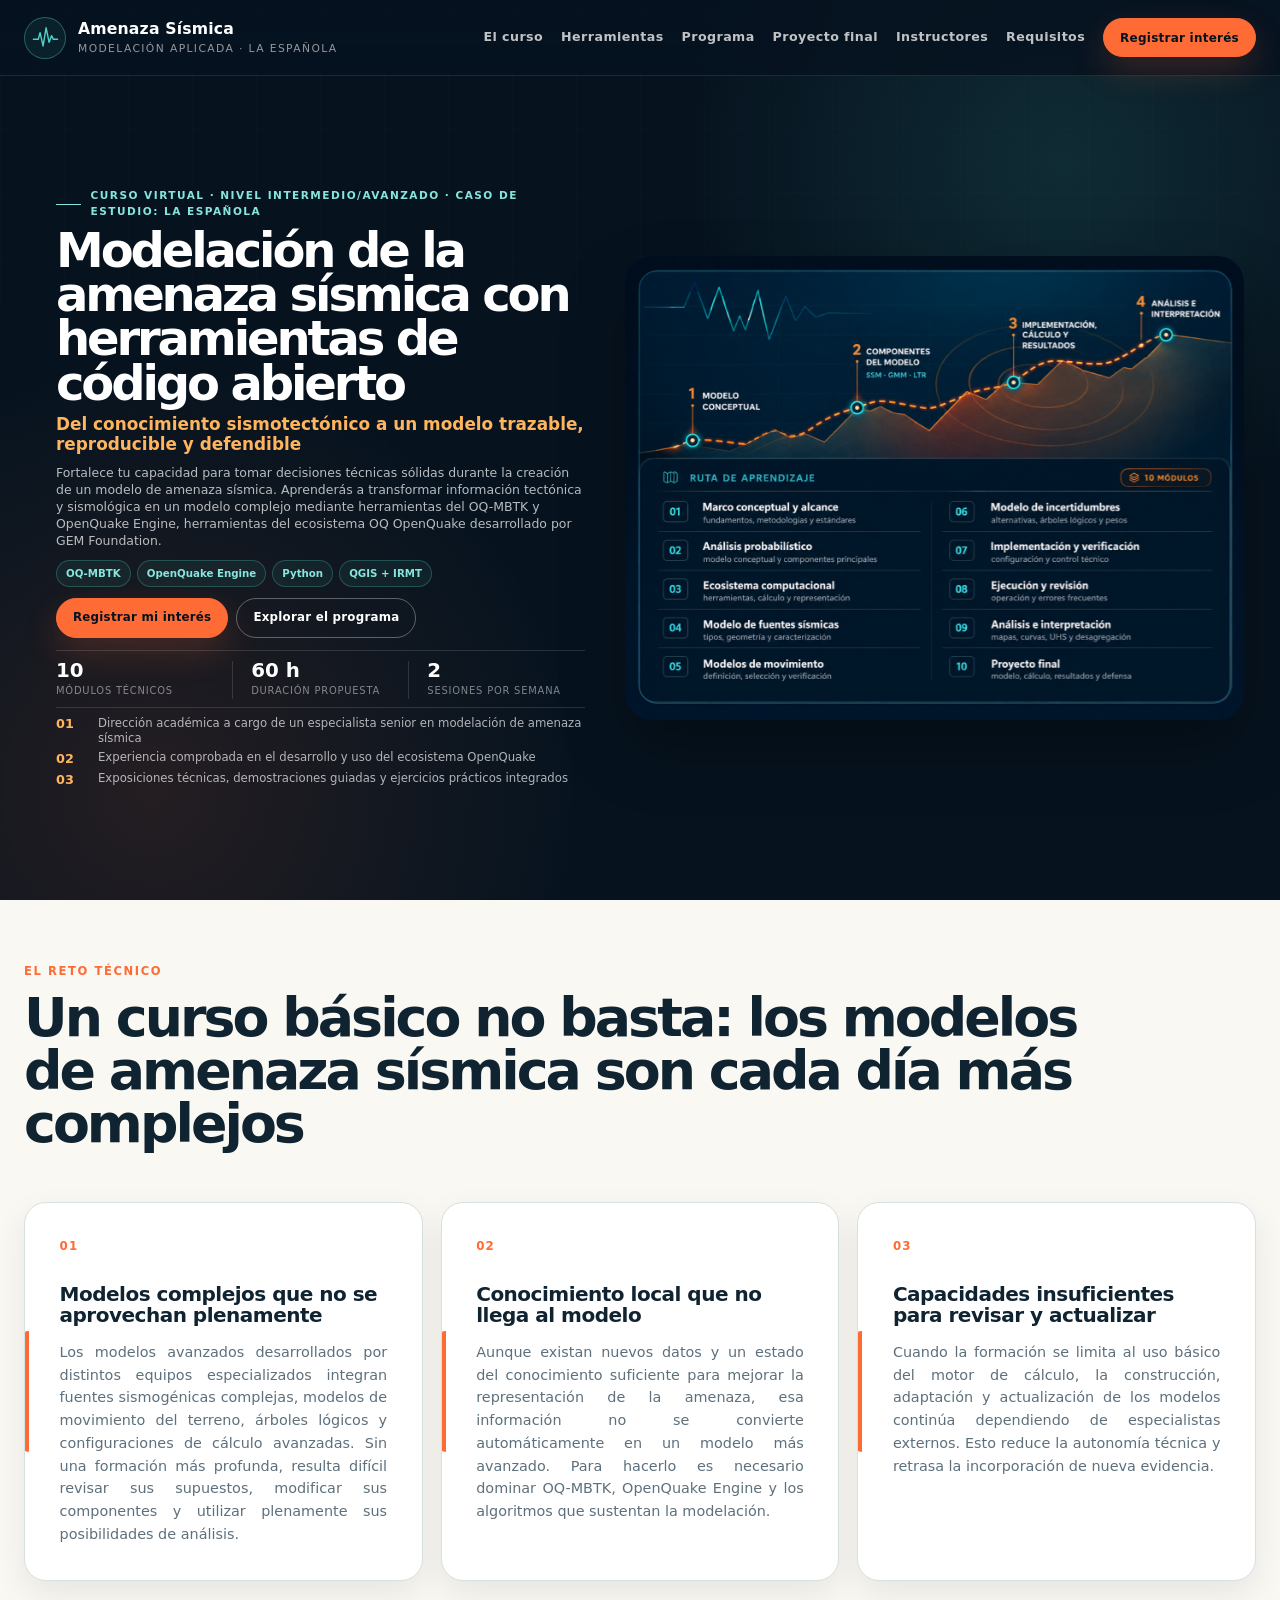
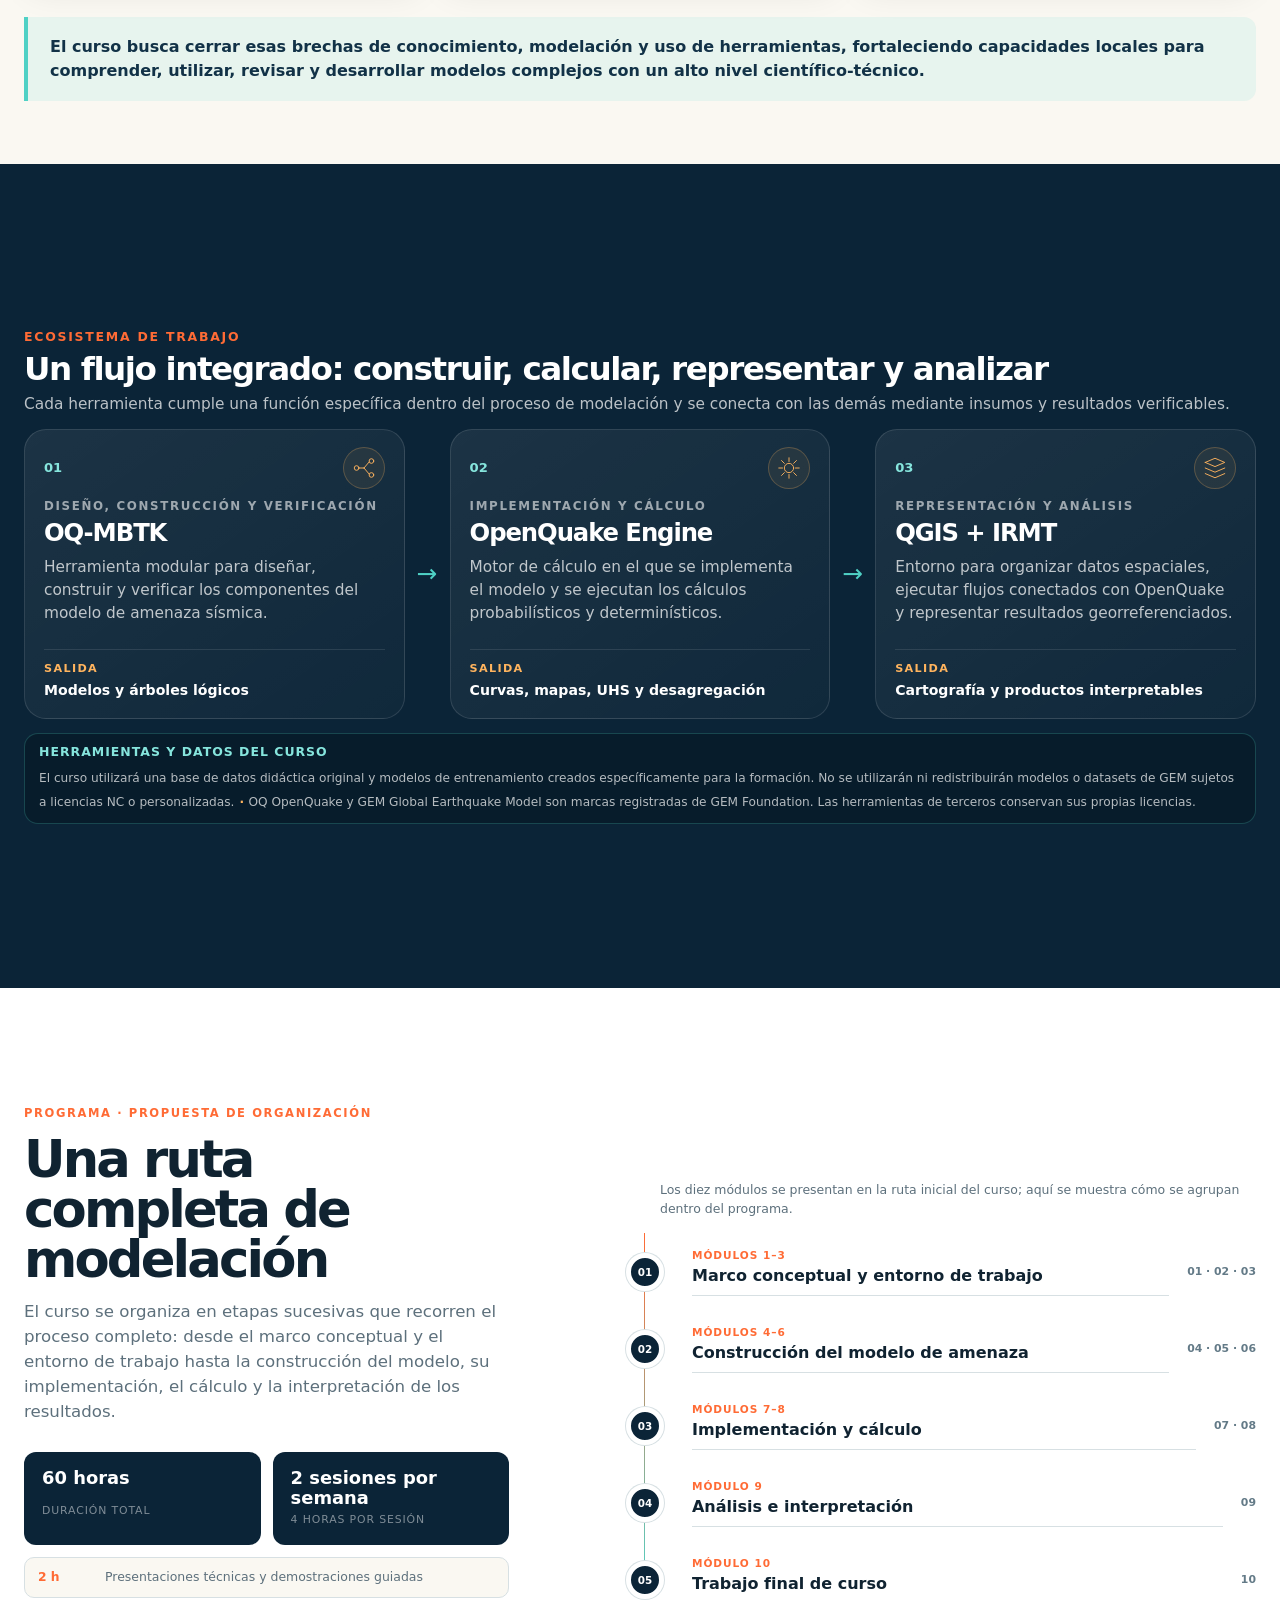
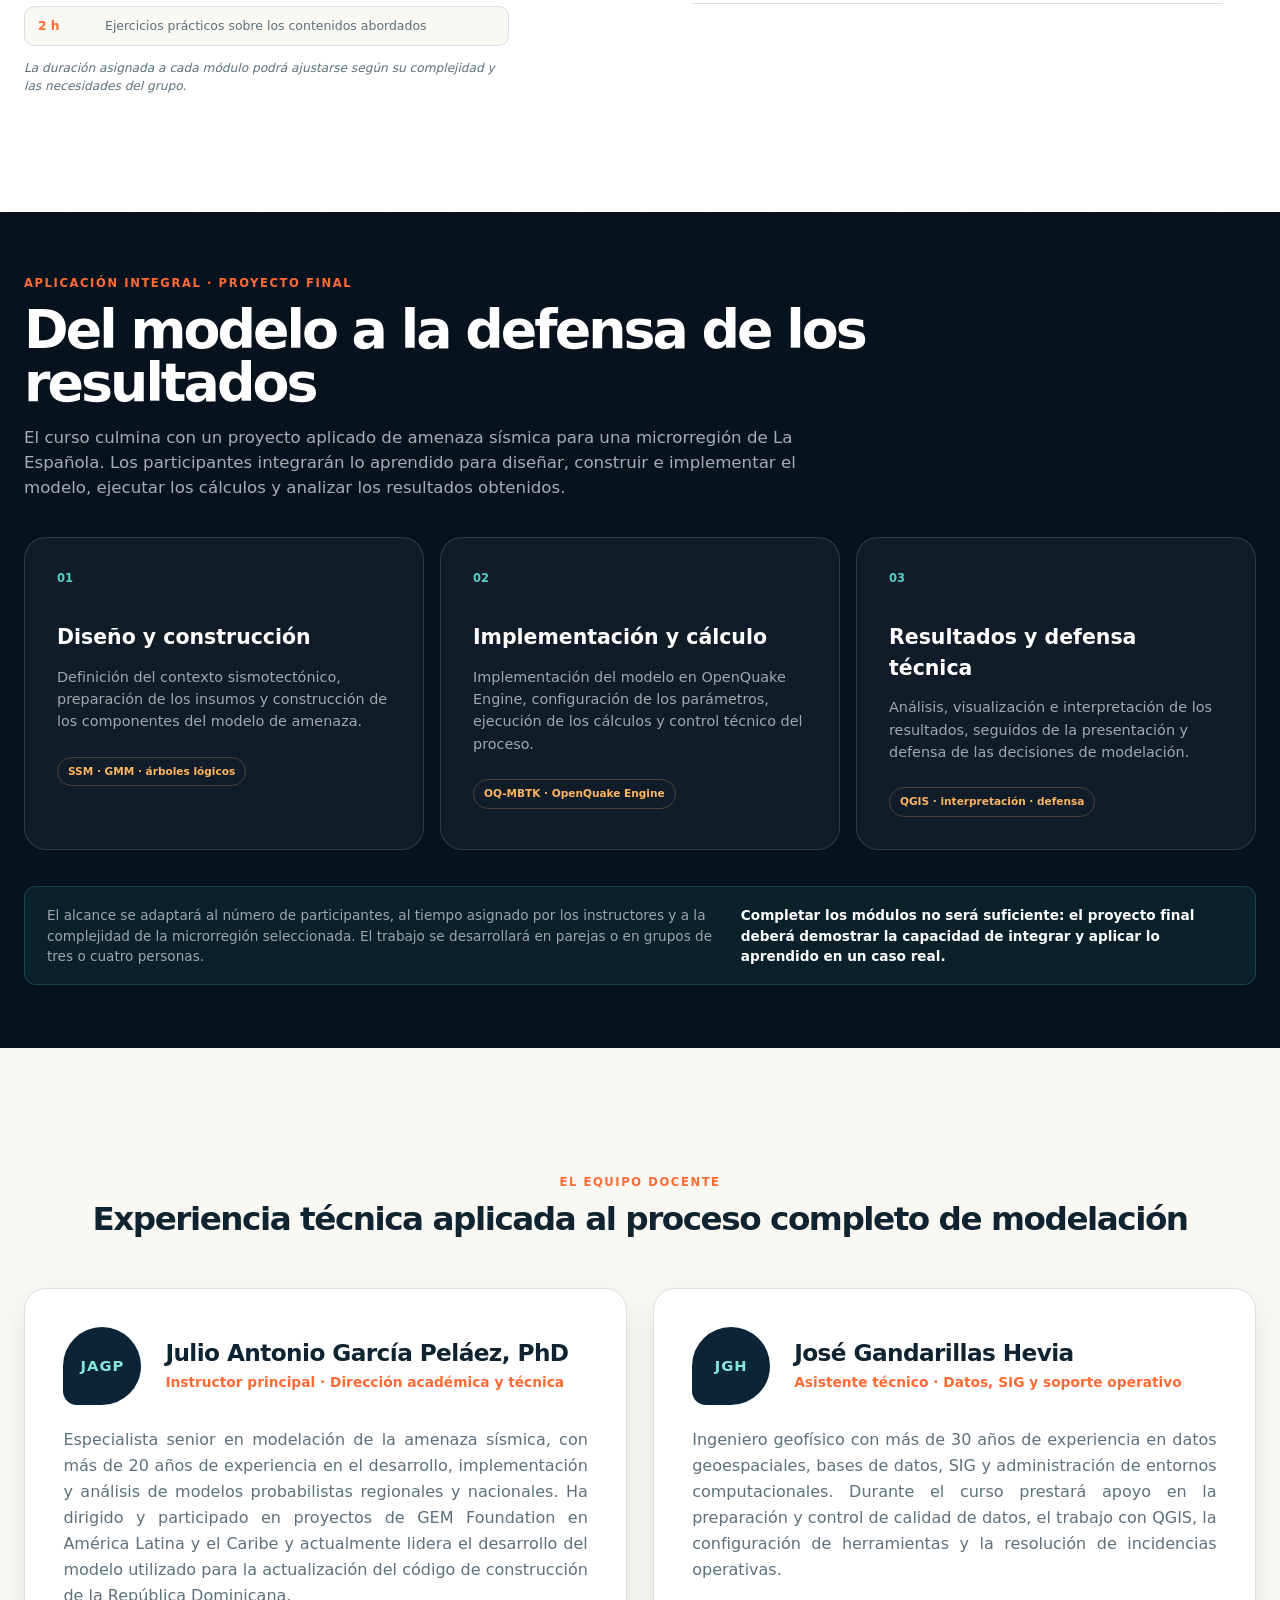
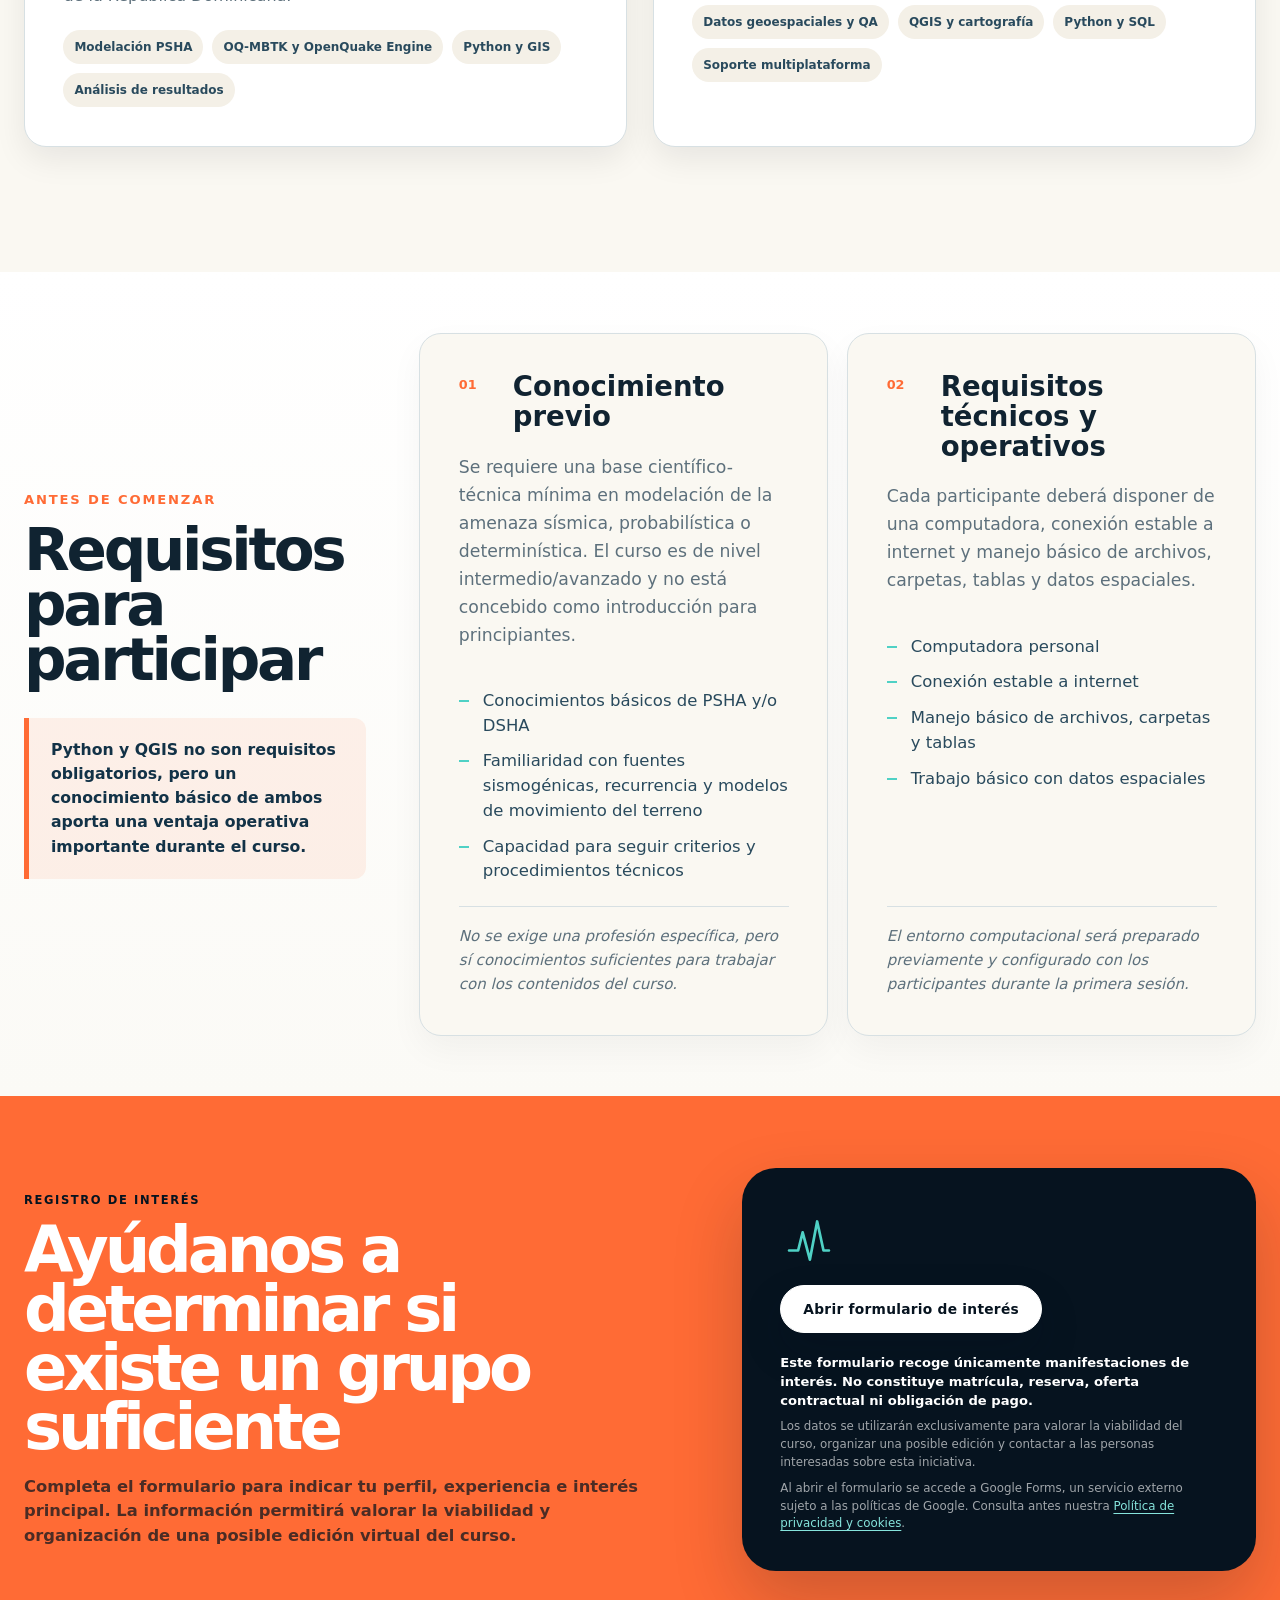
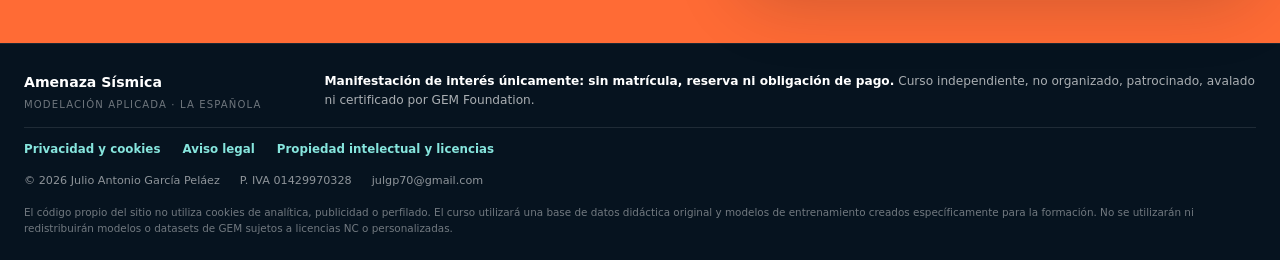
<file: index.html>
<!doctype html>
<html lang="es">
<head>
  <meta charset="utf-8">
  <meta name="viewport" content="width=device-width, initial-scale=1, viewport-fit=cover">
  <meta name="description" content="Curso intermedio/avanzado de modelación de la amenaza sísmica con herramientas abiertas y un caso de estudio aplicado a La Española.">
  <meta name="author" content="Julio Antonio García Peláez">
  <meta name="theme-color" content="#071A2B">
  <meta property="og:type" content="website">
  <meta property="og:locale" content="es_ES">
  <meta property="og:site_name" content="Amenaza Sísmica">
  <meta property="og:title" content="Curso intermedio/avanzado de modelación de la amenaza sísmica">
  <meta property="og:description" content="Formación aplicada para construir, implementar, calcular, analizar e interpretar modelos de amenaza sísmica. Caso de estudio: La Española.">
  <meta property="og:url" content="https://julgp70.github.io/curso-amenaza-sismica/">
  <meta property="og:image" content="https://julgp70.github.io/curso-amenaza-sismica/images/tarjeta-social-curso-20260717.png?v=2013">
  <meta property="og:image:secure_url" content="https://julgp70.github.io/curso-amenaza-sismica/images/tarjeta-social-curso-20260717.png?v=2013">
  <meta property="og:image:type" content="image/png">
  <meta property="og:image:width" content="1200">
  <meta property="og:image:height" content="630">
  <meta property="og:image:alt" content="Ruta de aprendizaje del curso de modelación de la amenaza sísmica: modelo conceptual, componentes SSM-GMM-LTR, implementación, cálculo, resultados, análisis e interpretación.">
  <meta name="twitter:card" content="summary_large_image">
  <meta name="twitter:title" content="Curso intermedio/avanzado de modelación de la amenaza sísmica">
  <meta name="twitter:description" content="Formación aplicada para construir, implementar, calcular, analizar e interpretar modelos de amenaza sísmica. Caso de estudio: La Española.">
  <meta name="twitter:image" content="https://julgp70.github.io/curso-amenaza-sismica/images/tarjeta-social-curso-20260717.png?v=2013">
  <meta name="twitter:image:alt" content="Ruta de aprendizaje del curso de modelación de la amenaza sísmica: modelo conceptual, componentes SSM-GMM-LTR, implementación, cálculo, resultados, análisis e interpretación.">
  <link rel="canonical" href="https://julgp70.github.io/curso-amenaza-sismica/">
  <link rel="icon" href="icons/favicon.svg" type="image/svg+xml">
  <title>Curso intermedio/avanzado de modelación de la amenaza sísmica</title>
  <link rel="stylesheet" href="css/styles.css?v=742fde1e8013">
  <script defer src="js/script.js?v=e01c09464c0c"></script>
</head>
<body data-site-version="24_PRIVACIDAD_IUBENDA_SERVICIOS_CONSENTIMIENTO" data-layout-version="25.5_AJUSTE_POSICION_PANELES">
<a class="skip-link" href="#contenido">Saltar al contenido</a>

<header class="site-header" data-header>
  <div class="container nav-wrap">
    <a class="brand" href="#inicio" aria-label="Ir al inicio">
      <span class="brand-mark" aria-hidden="true">
        <svg viewBox="0 0 48 48" focusable="false">
          <path d="M4 27h8l3-11 5 22 5-30 5 24 4-11 3 6h7"></path>
        </svg>
      </span>
      <span class="brand-copy">
        <strong>Amenaza Sísmica</strong>
        <small>Modelación aplicada · La Española</small>
      </span>
    </a>

    <button class="nav-toggle" type="button" aria-expanded="false" aria-controls="main-nav">
      <span></span><span></span><span></span><span class="sr-only">Abrir menú</span>
    </button>

    <nav id="main-nav" class="main-nav" aria-label="Navegación principal">
      <a href="#curso">El curso</a>
      <a href="#herramientas">Herramientas</a>
      <a href="#programa">Programa</a>
      <a href="#proyecto-final">Proyecto final</a>
      <a href="#instructor">Instructores</a>
      <a href="#requisitos">Requisitos</a>
      <a class="button button-small" href="#interes">Registrar interés</a>
    </nav>
  </div>
</header>

<div class="mobile-nav-backdrop" data-nav-backdrop aria-hidden="true"></div>

<main id="contenido">
  <section id="inicio" class="hero section section-anchor">
    <div class="hero-grid-overlay" aria-hidden="true"></div>
    <div class="container hero-layout">
      <div class="hero-copy reveal">
        <p class="eyebrow"><span></span>Curso virtual · Nivel intermedio/avanzado · Caso de estudio: La Española</p>
        <h1>Modelación de la amenaza sísmica con herramientas de código abierto</h1>
        <p class="hero-subtitle">Del conocimiento sismotectónico a un modelo trazable, reproducible y defendible</p>
        <p class="hero-intro">Fortalece tu capacidad para tomar decisiones técnicas sólidas durante la creación de un modelo de amenaza sísmica. Aprenderás a transformar información tectónica y sismológica en un modelo complejo mediante herramientas del OQ-MBTK y OpenQuake Engine, herramientas del ecosistema OQ OpenQuake desarrollado por GEM Foundation.</p>

        <div class="tool-strip" aria-label="Herramientas principales">
<span>OQ-MBTK</span><span>OpenQuake Engine</span><span>Python</span><span>QGIS + IRMT</span>        </div>

        <div class="button-row">
          <a class="button" href="#interes">Registrar mi interés</a>
          <a class="button button-ghost" href="#programa">Explorar el programa</a>
        </div>

        <div class="hero-stats" aria-label="Datos principales del curso">
          <div><strong>10</strong><span>módulos técnicos</span></div>
          <div><strong>60 h</strong><span>duración propuesta</span></div>
          <div><strong>2</strong><span>sesiones por semana</span></div>
        </div>

        <!-- === INICIO 25.3: CREDIBILIDAD INTERNA ESTABLE === -->
        <div
          class="hero-credibility hero-credibility--inside"
          aria-label="Aspectos destacados"
        >
          <div class="credibility-item reveal">
            <span aria-hidden="true">
              01
            </span>
            <p>Dirección académica a cargo de un especialista senior en modelación de amenaza sísmica</p>
          </div>
          <div class="credibility-item reveal">
            <span aria-hidden="true">
              02
            </span>
            <p>Experiencia comprobada en el desarrollo y uso del ecosistema OpenQuake</p>
          </div>
          <div class="credibility-item reveal">
            <span aria-hidden="true">
              03
            </span>
            <p>Exposiciones técnicas, demostraciones guiadas y ejercicios prácticos integrados</p>
          </div>
        </div>
      </div>

      <div class="hero-model reveal" aria-label="Ruta técnica del curso">
        <figure class="approved-learning-panel">
          <img
            src="images/ruta-aprendizaje-aprobada.png"
            width="1448"
            height="1086"
            alt="Ruta de aprendizaje del curso: modelo conceptual; componentes del modelo SSM, GMM y LTR; implementación, cálculo y resultados; análisis e interpretación. Debajo se presentan los diez módulos técnicos."
            loading="eager"
            decoding="async"
          >
          <figcaption class="sr-only">
            La ruta de aprendizaje recorre cuatro etapas y diez módulos técnicos, desde el modelo conceptual hasta el análisis e interpretación de resultados.
          </figcaption>
        </figure>

        <div class="hero-model-accessible sr-only">
          <h2>Ruta de aprendizaje</h2>
          <ol>
            <li>01. Modelo conceptual</li>
            <li>02. Componentes del modelo: SSM · GMM · LTR</li>
            <li>03. Implementación, cálculo y resultados</li>
            <li>04. Análisis e interpretación</li>
          </ol>
          <h2>Diez módulos técnicos</h2>
          <ol>
            <li>01. Marco conceptual y alcance: fundamentos, metodologías y estándares</li>
            <li>02. Análisis probabilístico: modelo conceptual y componentes principales</li>
            <li>03. Ecosistema computacional: herramientas, cálculo y representación</li>
            <li>04. Modelo de fuentes sísmicas: tipos, geometría y caracterización</li>
            <li>05. Modelos de movimiento: definición, selección y verificación</li>
            <li>06. Modelo de incertidumbres: alternativas, árboles lógicos y pesos</li>
            <li>07. Implementación y verificación: configuración y control técnico</li>
            <li>08. Ejecución y revisión: operación y errores frecuentes</li>
            <li>09. Análisis e interpretación: mapas, curvas, UHS y desagregación</li>
            <li>10. Proyecto final: modelo, cálculo, resultados y defensa</li>
          </ol>
        </div>
      </div>    </div>
</section>

  <section id="curso" class="section section-anchor challenge-section">
    <div class="container section-frame">
      <div class="section-heading section-heading--wide reveal">
        <p class="kicker">El reto técnico</p>
        <h2>Un curso básico no basta: los modelos de amenaza sísmica son cada día más complejos</h2>
      </div>

      <div class="challenge-grid">
        <article class="challenge-card reveal">
          <span class="card-number">01</span>
          <h3>Modelos complejos que no se aprovechan plenamente</h3>
          <p>Los modelos avanzados desarrollados por distintos equipos especializados integran fuentes sismogénicas complejas, modelos de movimiento del terreno, árboles lógicos y configuraciones de cálculo avanzadas. Sin una formación más profunda, resulta difícil revisar sus supuestos, modificar sus componentes y utilizar plenamente sus posibilidades de análisis.</p>
        </article>
        <article class="challenge-card reveal">
          <span class="card-number">02</span>
          <h3>Conocimiento local que no llega al modelo</h3>
          <p>Aunque existan nuevos datos y un estado del conocimiento suficiente para mejorar la representación de la amenaza, esa información no se convierte automáticamente en un modelo más avanzado. Para hacerlo es necesario dominar OQ-MBTK, OpenQuake Engine y los algoritmos que sustentan la modelación.</p>
        </article>
        <article class="challenge-card reveal">
          <span class="card-number">03</span>
          <h3>Capacidades insuficientes para revisar y actualizar</h3>
          <p>Cuando la formación se limita al uso básico del motor de cálculo, la construcción, adaptación y actualización de los modelos continúa dependiendo de especialistas externos. Esto reduce la autonomía técnica y retrasa la incorporación de nueva evidencia.</p>
        </article>
      </div>

      <p class="section-conclusion reveal">El curso busca cerrar esas brechas de conocimiento, modelación y uso de herramientas, fortaleciendo capacidades locales para comprender, utilizar, revisar y desarrollar modelos complejos con un alto nivel científico-técnico.</p>
    </div>
  </section>

  <section id="herramientas" class="section section-anchor tools-section">
    <div class="container section-frame">
      <div class="section-heading section-heading--light reveal">
        <p class="kicker">Ecosistema de trabajo</p>
        <h2>Un flujo integrado: construir, calcular, representar y analizar</h2>
        <p>Cada herramienta cumple una función específica dentro del proceso de modelación y se conecta con las demás mediante insumos y resultados verificables.</p>
      </div>

      <div class="tools-pipeline" aria-label="Flujo integrado de herramientas">
        <article class="tool-card tool-card--oq-mbtk reveal">
          <div class="tool-card-top">
            <span class="tool-step">01</span>
            <div class="tool-symbol" aria-hidden="true">
              <svg viewBox="0 0 56 56"><circle cx="12" cy="28" r="5"></circle><circle cx="44" cy="13" r="5"></circle><circle cx="44" cy="43" r="5"></circle><path d="M17 28h11m0 0 11-13m-11 13 11 13"></path></svg>
            </div>
          </div>
          <p class="mini-kicker">Diseño, construcción y verificación</p>
          <h3>OQ-MBTK</h3>
          <p>Herramienta modular para diseñar, construir y verificar los componentes del modelo de amenaza sísmica.</p>
          <div class="tool-output"><span>Salida</span><strong>Modelos y árboles lógicos</strong></div>
        </article>
<span class="pipeline-arrow" aria-hidden="true">→</span>        <article class="tool-card tool-card--oq-engine reveal">
          <div class="tool-card-top">
            <span class="tool-step">02</span>
            <div class="tool-symbol" aria-hidden="true">
              <svg viewBox="0 0 56 56"><circle cx="28" cy="28" r="10"></circle><path d="M28 6v8m0 28v8M6 28h8m28 0h8M12 12l6 6m20 20 6 6m0-32-6 6M18 38l-6 6"></path></svg>
            </div>
          </div>
          <p class="mini-kicker">Implementación y cálculo</p>
          <h3>OpenQuake Engine</h3>
          <p>Motor de cálculo en el que se implementa el modelo y se ejecutan los cálculos probabilísticos y determinísticos.</p>
          <div class="tool-output"><span>Salida</span><strong>Curvas, mapas, UHS y desagregación</strong></div>
        </article>
<span class="pipeline-arrow" aria-hidden="true">→</span>        <article class="tool-card tool-card--qgis-irmt reveal">
          <div class="tool-card-top">
            <span class="tool-step">03</span>
            <div class="tool-symbol" aria-hidden="true">
              <svg viewBox="0 0 56 56"><path d="m7 16 21-9 21 9-21 9-21-9Z"></path><path d="m7 28 21 9 21-9M7 40l21 9 21-9"></path></svg>
            </div>
          </div>
          <p class="mini-kicker">Representación y análisis</p>
          <h3>QGIS + IRMT</h3>
          <p>Entorno para organizar datos espaciales, ejecutar flujos conectados con OpenQuake y representar resultados georreferenciados.</p>
          <div class="tool-output"><span>Salida</span><strong>Cartografía y productos interpretables</strong></div>
        </article>
      </div>

      <aside class="license-disclosure reveal" aria-label="Información sobre herramientas y licencias">
        <strong>Herramientas y datos del curso</strong>
        <p>El curso utilizará una base de datos didáctica original y modelos de entrenamiento creados específicamente para la formación. No se utilizarán ni redistribuirán modelos o datasets de GEM sujetos a licencias NC o personalizadas.</p>
        <p>OQ OpenQuake y GEM Global Earthquake Model son marcas registradas de GEM Foundation. Las herramientas de terceros conservan sus propias licencias.</p>
      </aside>
    </div>
  </section>

  <section id="programa" class="section section-anchor program-section">
    <div class="container program-layout">
      <div class="program-overview reveal">
        <div class="section-heading">
          <p class="kicker">Programa · propuesta de organización</p>
          <h2>Una ruta completa de modelación</h2>
          <p>El curso se organiza en etapas sucesivas que recorren el proceso completo: desde el marco conceptual y el entorno de trabajo hasta la construcción del modelo, su implementación, el cálculo y la interpretación de los resultados.</p>
        </div>

        <div class="program-metrics">
          <div><strong>60 horas</strong><span>duración total</span></div>
          <div><strong>2 sesiones por semana</strong><span>4 horas por sesión</span></div>
        </div>

        <div class="session-format">
          <div><span>2 h</span><p>Presentaciones técnicas y demostraciones guiadas</p></div>
          <div><span>2 h</span><p>Ejercicios prácticos sobre los contenidos abordados</p></div>
        </div>
        <p class="program-note">La duración asignada a cada módulo podrá ajustarse según su complejidad y las necesidades del grupo.</p>
      </div>

      <div class="program-roadmap">
        <p class="program-reference">Los diez módulos se presentan en la ruta inicial del curso; aquí se muestra cómo se agrupan dentro del programa.</p>
        <div class="roadmap-line" aria-hidden="true"></div>
        <article class="roadmap-stage reveal">
          <span class="roadmap-node">01</span>
          <div class="roadmap-copy"><p>Módulos 1–3</p><h3>Marco conceptual y entorno de trabajo</h3></div>
          <span class="roadmap-range">01 · 02 · 03</span>
        </article>
        <article class="roadmap-stage reveal">
          <span class="roadmap-node">02</span>
          <div class="roadmap-copy"><p>Módulos 4–6</p><h3>Construcción del modelo de amenaza</h3></div>
          <span class="roadmap-range">04 · 05 · 06</span>
        </article>
        <article class="roadmap-stage reveal">
          <span class="roadmap-node">03</span>
          <div class="roadmap-copy"><p>Módulos 7–8</p><h3>Implementación y cálculo</h3></div>
          <span class="roadmap-range">07 · 08</span>
        </article>
        <article class="roadmap-stage reveal">
          <span class="roadmap-node">04</span>
          <div class="roadmap-copy"><p>Módulo 9</p><h3>Análisis e interpretación</h3></div>
          <span class="roadmap-range">09</span>
        </article>
        <article class="roadmap-stage reveal">
          <span class="roadmap-node">05</span>
          <div class="roadmap-copy"><p>Módulo 10</p><h3>Trabajo final de curso</h3></div>
          <span class="roadmap-range">10</span>
        </article>
      </div>
    </div>
  </section>

  <section id="proyecto-final" class="section section-anchor final-project-section">
    <div class="final-project-grid-bg" aria-hidden="true"></div>
    <div class="container section-frame">
      <div class="section-heading section-heading--light section-heading--wide reveal">
        <p class="kicker">Aplicación integral · Proyecto final</p>
        <h2>Del modelo a la defensa de los resultados</h2>
        <p>El curso culmina con un proyecto aplicado de amenaza sísmica para una microrregión de La Española. Los participantes integrarán lo aprendido para diseñar, construir e implementar el modelo, ejecutar los cálculos y analizar los resultados obtenidos.</p>
      </div>

      <div class="project-stage-grid">
        <article class="project-stage reveal">
          <span class="project-number">01</span>
          <h3>Diseño y construcción</h3>
          <p>Definición del contexto sismotectónico, preparación de los insumos y construcción de los componentes del modelo de amenaza.</p>
          <span class="project-tag">SSM · GMM · árboles lógicos</span>
        </article>
        <article class="project-stage reveal">
          <span class="project-number">02</span>
          <h3>Implementación y cálculo</h3>
          <p>Implementación del modelo en OpenQuake Engine, configuración de los parámetros, ejecución de los cálculos y control técnico del proceso.</p>
          <span class="project-tag">OQ-MBTK · OpenQuake Engine</span>
        </article>
        <article class="project-stage reveal">
          <span class="project-number">03</span>
          <h3>Resultados y defensa técnica</h3>
          <p>Análisis, visualización e interpretación de los resultados, seguidos de la presentación y defensa de las decisiones de modelación.</p>
          <span class="project-tag">QGIS · interpretación · defensa</span>
        </article>
      </div>

      <div class="project-footer reveal">
        <p>El alcance se adaptará al número de participantes, al tiempo asignado por los instructores y a la complejidad de la microrregión seleccionada. El trabajo se desarrollará en parejas o en grupos de tres o cuatro personas.</p>
        <strong>Completar los módulos no será suficiente: el proyecto final deberá demostrar la capacidad de integrar y aplicar lo aprendido en un caso real.</strong>
      </div>
    </div>
  </section>

  <section id="instructor" class="section section-anchor teachers-section">
    <div class="container section-frame">
      <div class="section-heading reveal">
        <p class="kicker">El equipo docente</p>
        <h2>Experiencia técnica aplicada al proceso completo de modelación</h2>
      </div>

      <div class="teacher-grid">
        <article class="teacher-card reveal">
          <div class="teacher-identity">
            <div class="teacher-avatar" aria-hidden="true"><span>JAGP</span></div>
            <div><h3>Julio Antonio García Peláez, PhD</h3><p class="teacher-role">Instructor principal · Dirección académica y técnica</p></div>
          </div>
          <p class="teacher-bio">Especialista senior en modelación de la amenaza sísmica, con más de 20 años de experiencia en el desarrollo, implementación y análisis de modelos probabilistas regionales y nacionales. Ha dirigido y participado en proyectos de GEM Foundation en América Latina y el Caribe y actualmente lidera el desarrollo del modelo utilizado para la actualización del código de construcción de la República Dominicana.</p>
          <div class="tag-list" aria-label="Áreas relevantes">
<span>Modelación PSHA</span><span>OQ-MBTK y OpenQuake Engine</span><span>Python y GIS</span><span>Análisis de resultados</span>          </div>
        </article>
        <article class="teacher-card reveal">
          <div class="teacher-identity">
            <div class="teacher-avatar" aria-hidden="true"><span>JGH</span></div>
            <div><h3>José Gandarillas Hevia</h3><p class="teacher-role">Asistente técnico · Datos, SIG y soporte operativo</p></div>
          </div>
          <p class="teacher-bio">Ingeniero geofísico con más de 30 años de experiencia en datos geoespaciales, bases de datos, SIG y administración de entornos computacionales. Durante el curso prestará apoyo en la preparación y control de calidad de datos, el trabajo con QGIS, la configuración de herramientas y la resolución de incidencias operativas.</p>
          <div class="tag-list" aria-label="Áreas relevantes">
<span>Datos geoespaciales y QA</span><span>QGIS y cartografía</span><span>Python y SQL</span><span>Soporte multiplataforma</span>          </div>
        </article>
      </div>
    </div>
  </section>

  <section id="requisitos" class="section section-anchor requirements-section">
    <div class="container requirements-layout">
      <div class="section-heading reveal">
        <p class="kicker">Antes de comenzar</p>
        <h2>Requisitos para participar</h2>
        <p class="requirements-advantage">Python y QGIS no son requisitos obligatorios, pero un conocimiento básico de ambos aporta una ventaja operativa importante durante el curso.</p>
      </div>

      <div class="requirements-grid">
        <article class="requirement-card reveal">
          <div class="requirement-heading"><span>01</span><h3>Conocimiento previo</h3></div>
          <p>Se requiere una base científico-técnica mínima en modelación de la amenaza sísmica, probabilística o determinística. El curso es de nivel intermedio/avanzado y no está concebido como introducción para principiantes.</p>
          <ul><li>Conocimientos básicos de PSHA y/o DSHA</li><li>Familiaridad con fuentes sismogénicas, recurrencia y modelos de movimiento del terreno</li><li>Capacidad para seguir criterios y procedimientos técnicos</li></ul>
          <p class="requirement-note">No se exige una profesión específica, pero sí conocimientos suficientes para trabajar con los contenidos del curso.</p>
        </article>
        <article class="requirement-card reveal">
          <div class="requirement-heading"><span>02</span><h3>Requisitos técnicos y operativos</h3></div>
          <p>Cada participante deberá disponer de una computadora, conexión estable a internet y manejo básico de archivos, carpetas, tablas y datos espaciales.</p>
          <ul><li>Computadora personal</li><li>Conexión estable a internet</li><li>Manejo básico de archivos, carpetas y tablas</li><li>Trabajo básico con datos espaciales</li></ul>
          <p class="requirement-note">El entorno computacional será preparado previamente y configurado con los participantes durante la primera sesión.</p>
        </article>
      </div>
    </div>
  </section>

  <section id="interes" class="section section-anchor interest-section">
    <div class="container interest-layout">
      <div class="interest-copy reveal">
        <p class="kicker">Registro de interés</p>
        <h2>Ayúdanos a determinar si existe un grupo suficiente</h2>
        <p>Completa el formulario para indicar tu perfil, experiencia e interés principal. La información permitirá valorar la viabilidad y organización de una posible edición virtual del curso.</p>
      </div>

      <div class="interest-action reveal">
        <div class="interest-symbol" aria-hidden="true">
          <svg viewBox="0 0 64 64"><path d="M10 48h10l5-20 8 30 8-42 7 32h6"></path></svg>
        </div>
        <a class="button button-light" href="https://forms.gle/pEpVdqaXQ6VpX9ZE9" target="_blank" rel="noopener noreferrer external" referrerpolicy="strict-origin-when-cross-origin" aria-describedby="interest-legal-notice">Abrir formulario de interés</a>
        <div id="interest-legal-notice" class="interest-legal-note">
          <strong>Este formulario recoge únicamente manifestaciones de interés. No constituye matrícula, reserva, oferta contractual ni obligación de pago.</strong>
          <p>Los datos se utilizarán exclusivamente para valorar la viabilidad del curso, organizar una posible edición y contactar a las personas interesadas sobre esta iniciativa.</p>
          <p>Al abrir el formulario se accede a Google Forms, un servicio externo sujeto a las políticas de Google. Consulta antes nuestra <a href="privacidad-y-cookies.html">Política de privacidad y cookies</a>.</p>
        </div>
      </div>
    </div>
  </section>
</main>

<footer class="site-footer">
  <div class="container legal-footer">
    <div class="legal-footer-main">
      <div class="footer-brand">
        <strong>Amenaza Sísmica</strong>
        <span>Modelación aplicada · La Española</span>
      </div>
      <p><strong>Manifestación de interés únicamente: sin matrícula, reserva ni obligación de pago.</strong> Curso independiente, no organizado, patrocinado, avalado ni certificado por GEM Foundation.</p>
    </div>
    <nav class="legal-links" aria-label="Información legal">
      <a href="privacidad-y-cookies.html">Privacidad y cookies</a>
      <a href="aviso-legal.html">Aviso legal</a>
      <a href="propiedad-intelectual-y-licencias.html">Propiedad intelectual y licencias</a>
    </nav>
    <div class="legal-footer-meta">
      <span>© 2026 Julio Antonio García Peláez</span>
      <span>P. IVA 01429970328</span>
      <a href="mailto:julgp70@gmail.com">julgp70@gmail.com</a>
    </div>
    <p class="legal-footer-small">El código propio del sitio no utiliza cookies de analítica, publicidad o perfilado. El curso utilizará una base de datos didáctica original y modelos de entrenamiento creados específicamente para la formación. No se utilizarán ni redistribuirán modelos o datasets de GEM sujetos a licencias NC o personalizadas.</p>
  </div>
</footer>
</body>
</html>
</file>
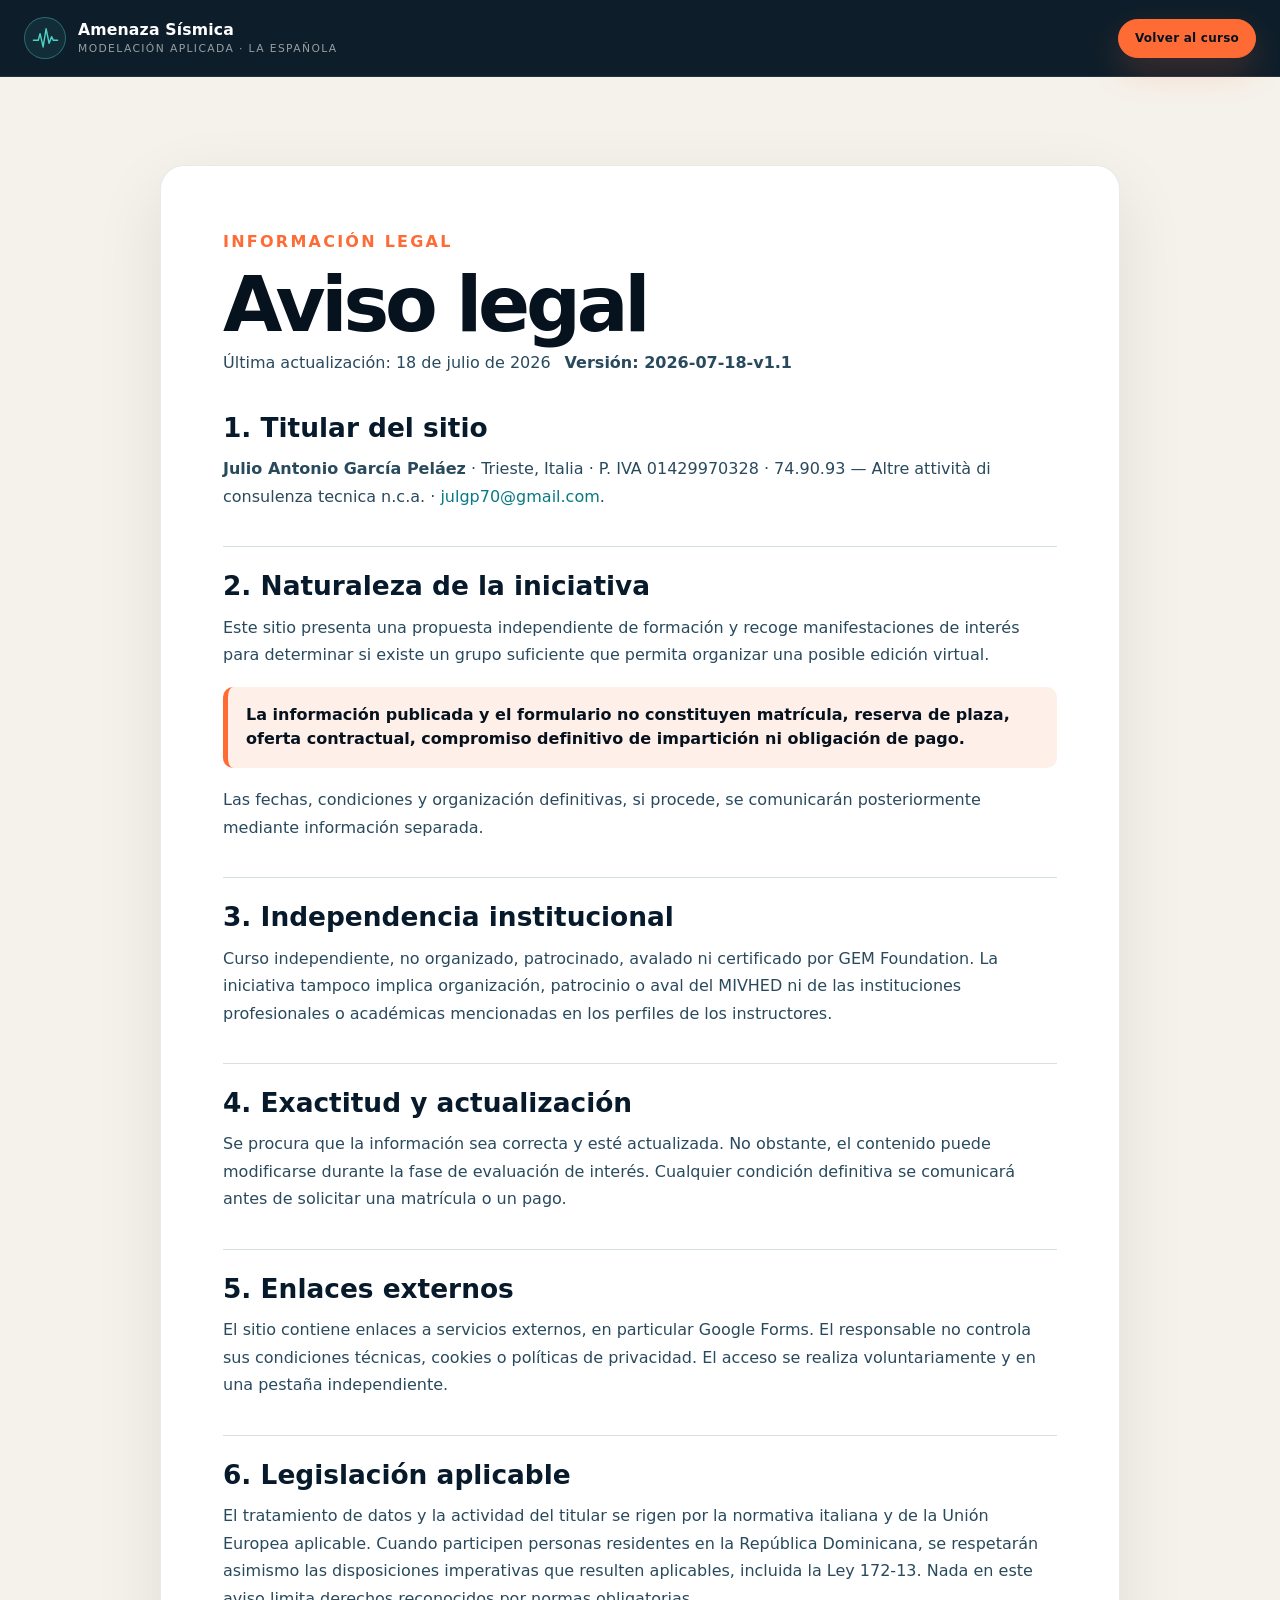
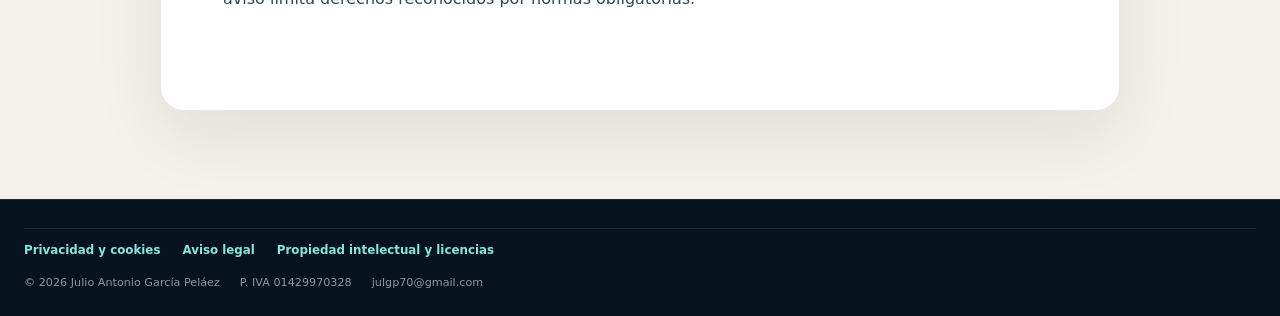
<file: aviso-legal.html>
<!doctype html>
<html lang="es">
<head>
  <meta charset="utf-8">
  <meta name="viewport" content="width=device-width, initial-scale=1, viewport-fit=cover">
  <meta name="description" content="Aviso legal de la propuesta independiente del curso.">
  <meta name="author" content="Julio Antonio García Peláez">
  <meta name="theme-color" content="#071A2B">
  <meta name="robots" content="noindex,follow">
  <link rel="canonical" href="https://julgp70.github.io/curso-amenaza-sismica/aviso-legal.html">
  <link rel="icon" href="icons/favicon.svg" type="image/svg+xml">
  <title>Aviso legal · Amenaza Sísmica</title>
  <link rel="stylesheet" href="css/styles.css?v=742fde1e8013">
</head>
<body class="legal-page" data-site-version="24_PRIVACIDAD_IUBENDA_SERVICIOS_CONSENTIMIENTO">
<a class="skip-link" href="#contenido">Saltar al contenido</a>
<header class="legal-page-header">
  <div class="container legal-page-nav">
    <a class="brand" href="index.html#inicio" aria-label="Volver al sitio del curso">
      <span class="brand-mark" aria-hidden="true"><svg viewBox="0 0 48 48" focusable="false"><path d="M4 27h8l3-11 5 22 5-30 5 24 4-11 3 6h7"></path></svg></span>
      <span class="brand-copy"><strong>Amenaza Sísmica</strong><small>Modelación aplicada · La Española</small></span>
    </a>
    <a class="button button-small" href="index.html#interes">Volver al curso</a>
  </div>
</header>
<main id="contenido" class="legal-main">
  <article class="container legal-document">
    <p class="kicker">Información legal</p>
    <h1>Aviso legal</h1>
    <p class="legal-updated"><span>Última actualización: 18 de julio de 2026</span><span class="legal-version">Versión: 2026-07-18-v1.1</span></p>
<section>
  <h2>1. Titular del sitio</h2>
  <p><strong>Julio Antonio García Peláez</strong> · Trieste, Italia · P. IVA 01429970328 · 74.90.93 — Altre attività di consulenza tecnica n.c.a. · <a href="mailto:julgp70@gmail.com">julgp70@gmail.com</a>.</p>
</section>
<section>
  <h2>2. Naturaleza de la iniciativa</h2>
  <p>Este sitio presenta una propuesta independiente de formación y recoge manifestaciones de interés para determinar si existe un grupo suficiente que permita organizar una posible edición virtual.</p>
  <div class="legal-callout"><strong>La información publicada y el formulario no constituyen matrícula, reserva de plaza, oferta contractual, compromiso definitivo de impartición ni obligación de pago.</strong></div>
  <p>Las fechas, condiciones y organización definitivas, si procede, se comunicarán posteriormente mediante información separada.</p>
</section>
<section>
  <h2>3. Independencia institucional</h2>
  <p>Curso independiente, no organizado, patrocinado, avalado ni certificado por GEM Foundation. La iniciativa tampoco implica organización, patrocinio o aval del MIVHED ni de las instituciones profesionales o académicas mencionadas en los perfiles de los instructores.</p>
</section>
<section>
  <h2>4. Exactitud y actualización</h2>
  <p>Se procura que la información sea correcta y esté actualizada. No obstante, el contenido puede modificarse durante la fase de evaluación de interés. Cualquier condición definitiva se comunicará antes de solicitar una matrícula o un pago.</p>
</section>
<section>
  <h2>5. Enlaces externos</h2>
  <p>El sitio contiene enlaces a servicios externos, en particular Google Forms. El responsable no controla sus condiciones técnicas, cookies o políticas de privacidad. El acceso se realiza voluntariamente y en una pestaña independiente.</p>
</section>
<section>
  <h2>6. Legislación aplicable</h2>
  <p>El tratamiento de datos y la actividad del titular se rigen por la normativa italiana y de la Unión Europea aplicable. Cuando participen personas residentes en la República Dominicana, se respetarán asimismo las disposiciones imperativas que resulten aplicables, incluida la Ley 172-13. Nada en este aviso limita derechos reconocidos por normas obligatorias.</p>
</section>
  </article>
</main>
<footer class="site-footer">
  <div class="container legal-footer">
    <nav class="legal-links" aria-label="Información legal">
      <a href="privacidad-y-cookies.html">Privacidad y cookies</a>
      <a href="aviso-legal.html">Aviso legal</a>
      <a href="propiedad-intelectual-y-licencias.html">Propiedad intelectual y licencias</a>
    </nav>
    <div class="legal-footer-meta"><span>© 2026 Julio Antonio García Peláez</span><span>P. IVA 01429970328</span><a href="mailto:julgp70@gmail.com">julgp70@gmail.com</a></div>
  </div>
</footer>
</body>
</html>
</file>
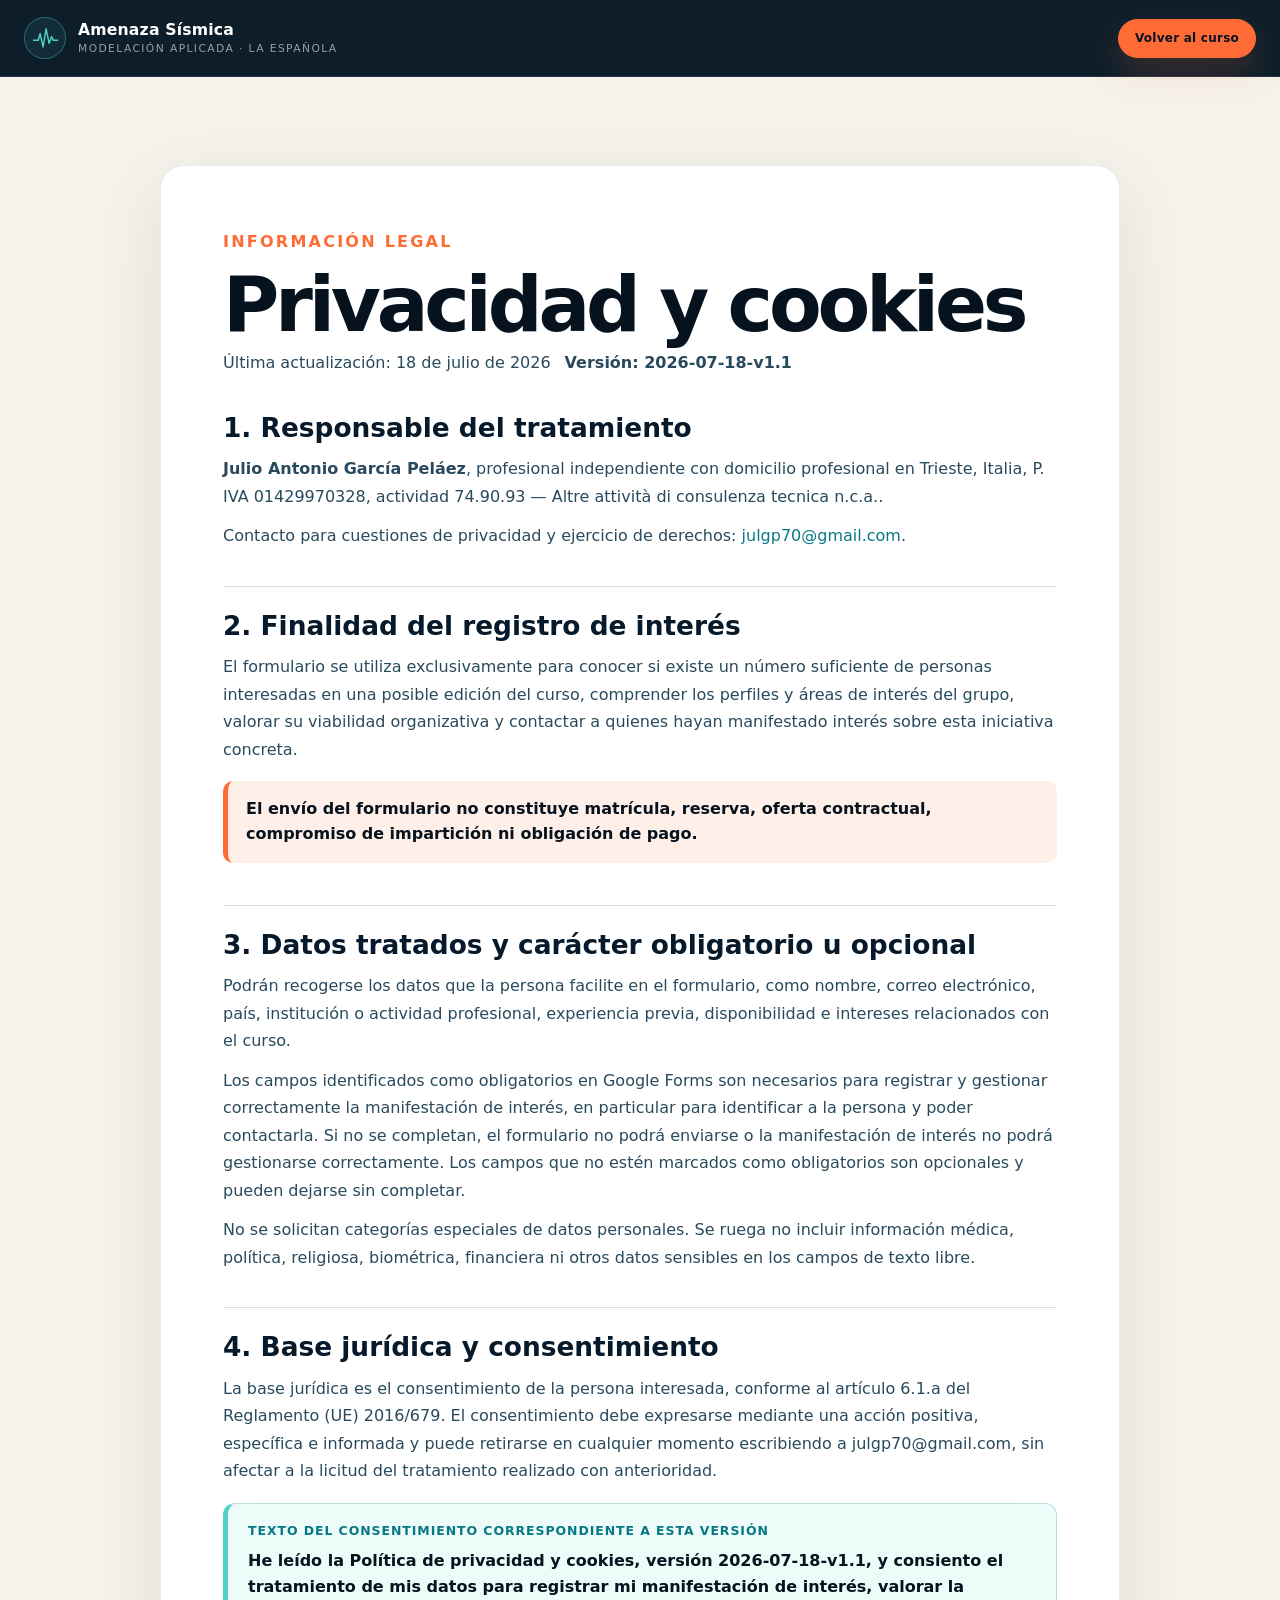
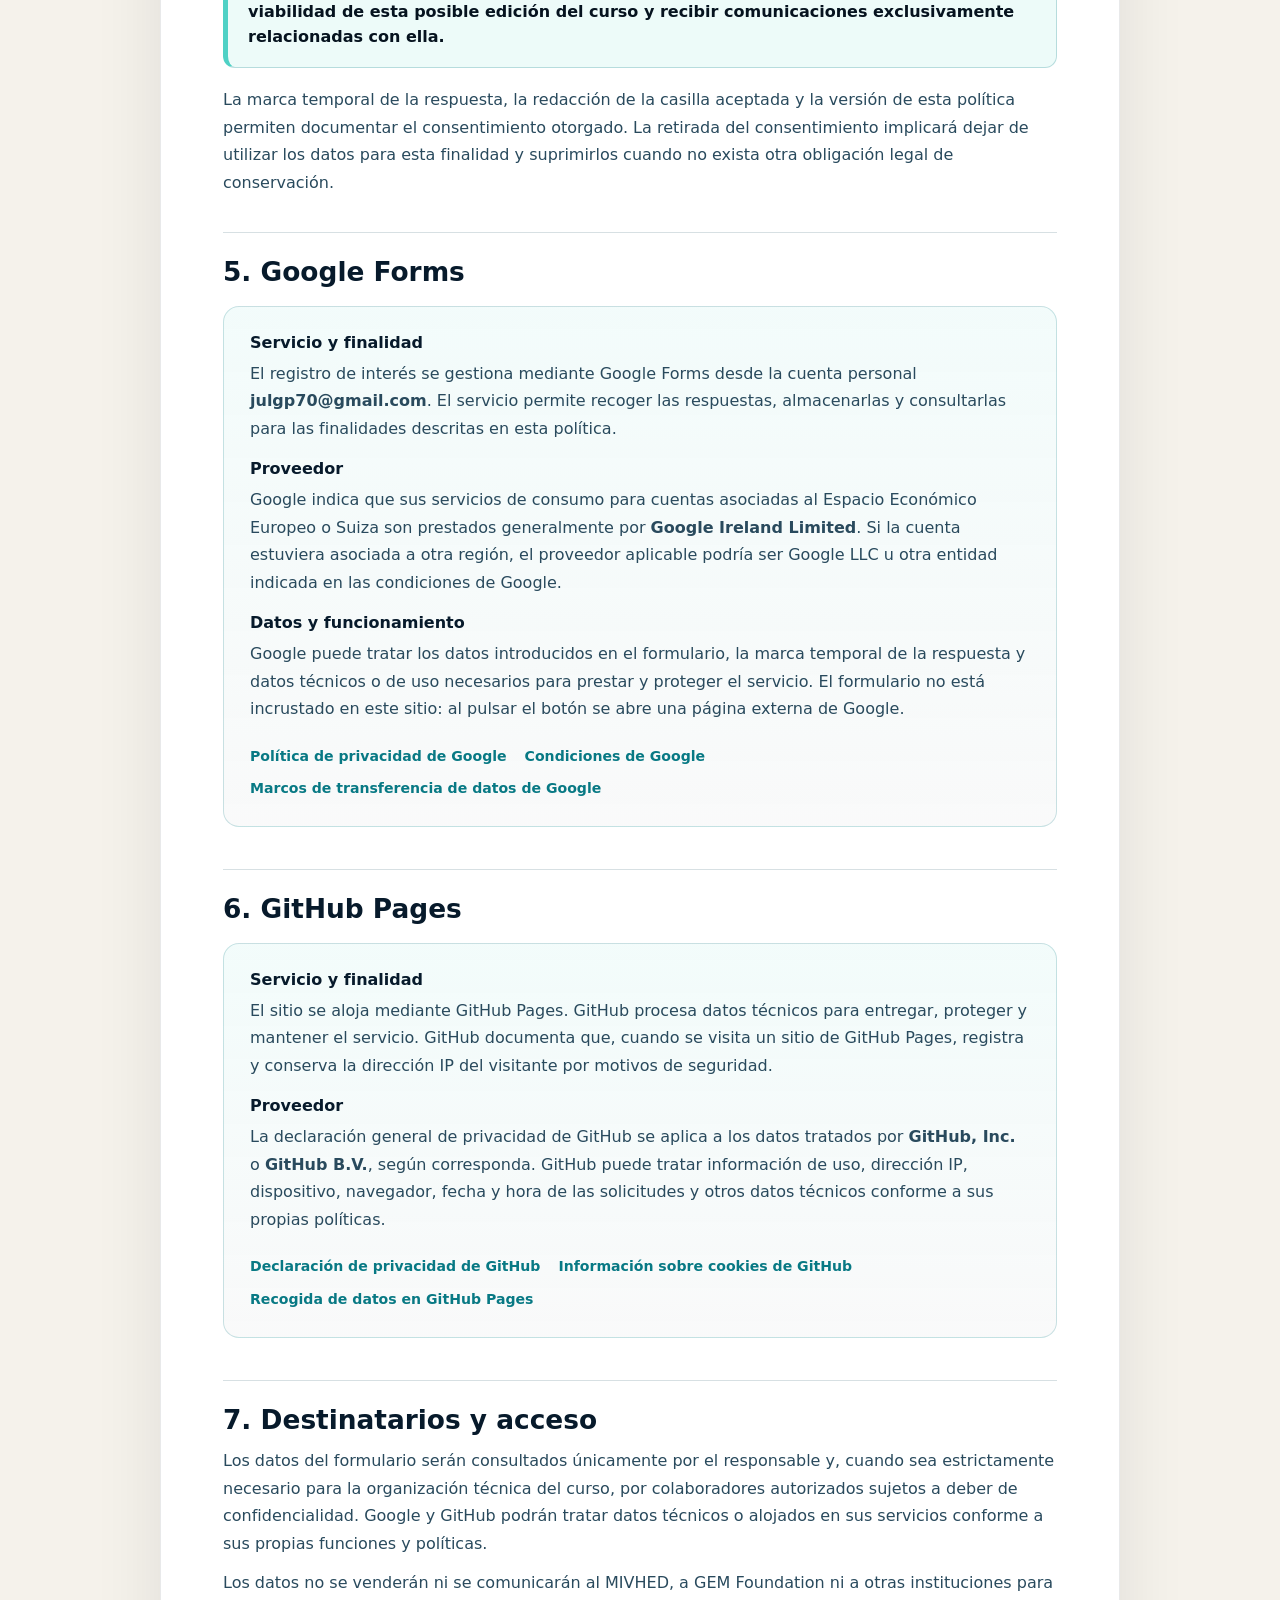
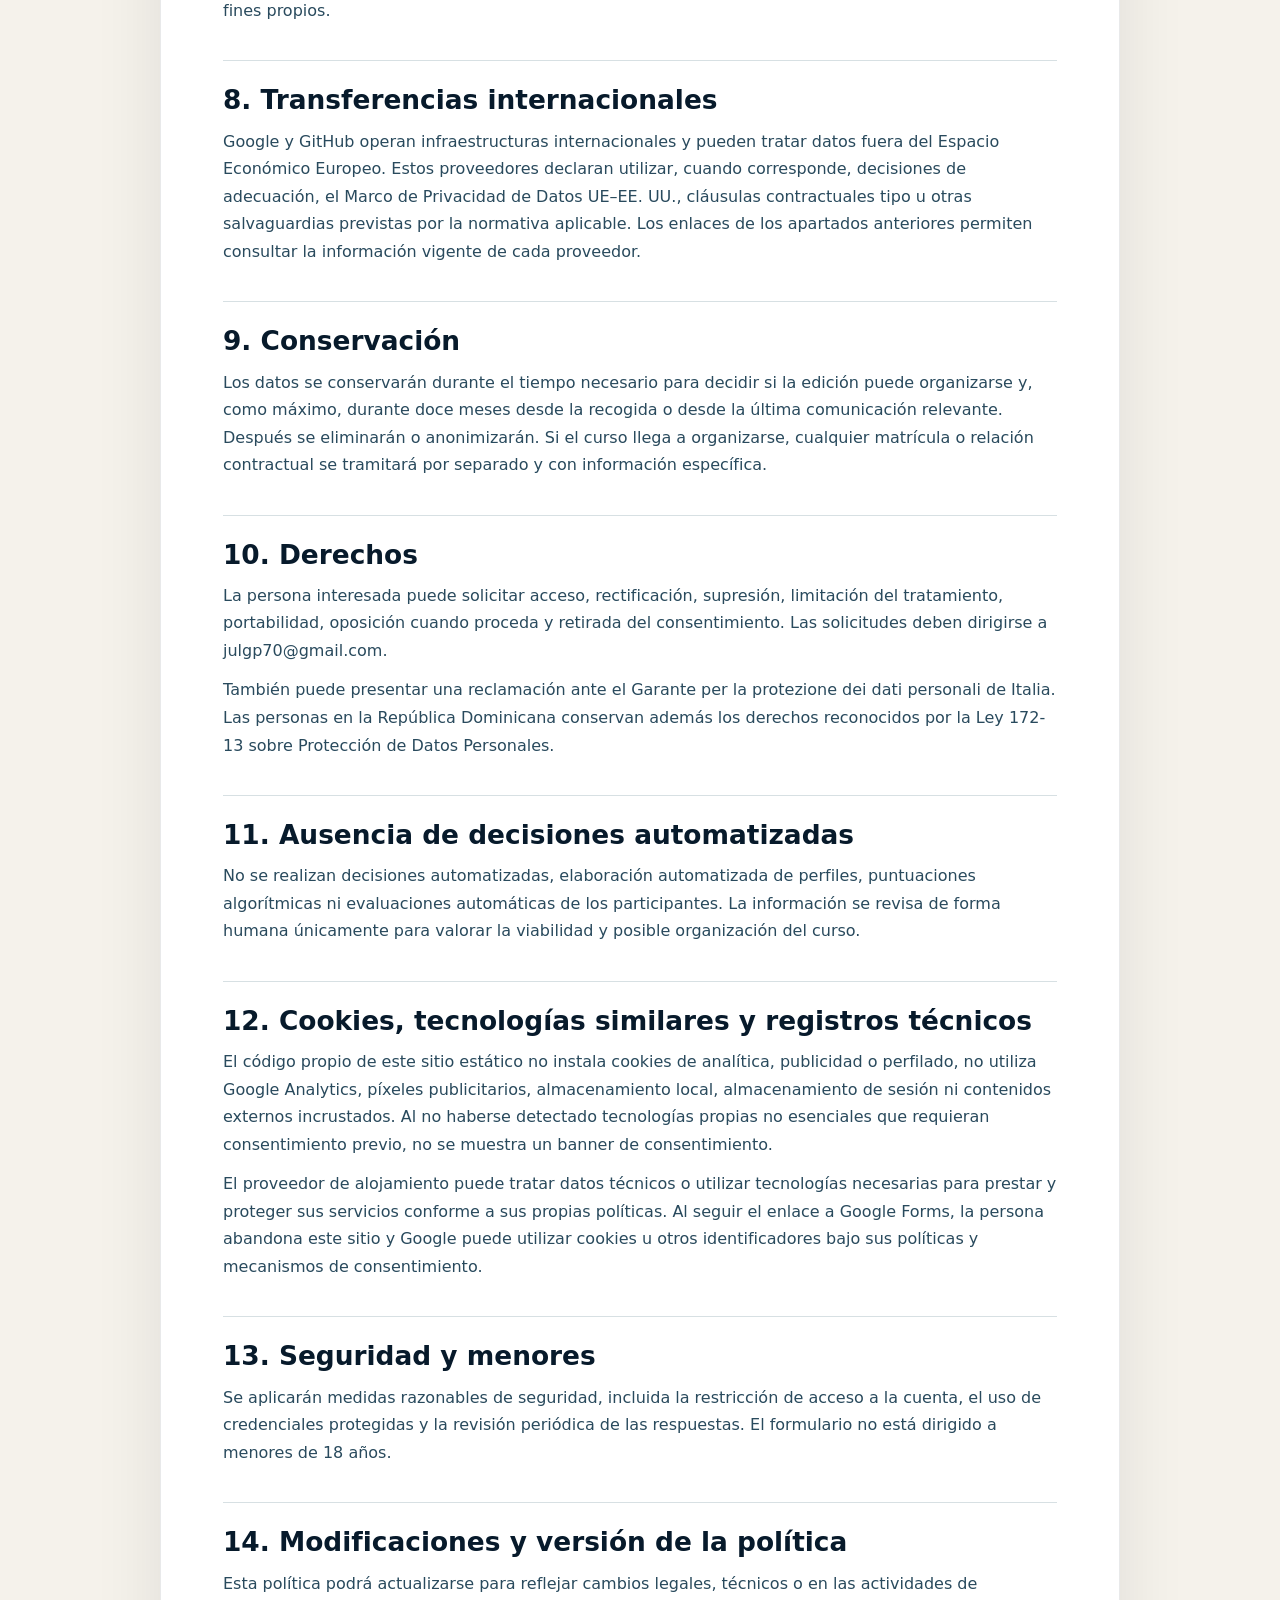
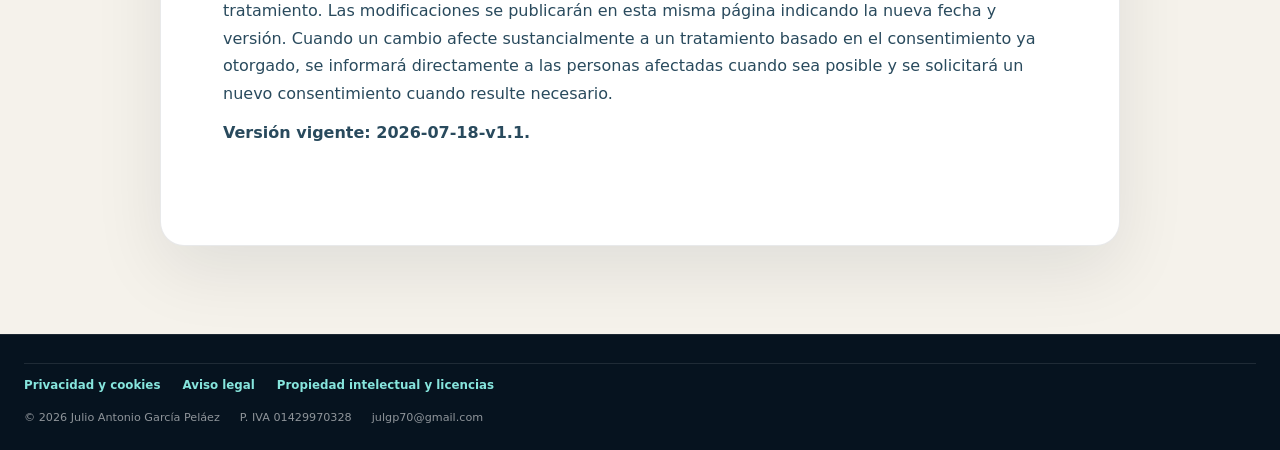
<file: privacidad-y-cookies.html>
<!doctype html>
<html lang="es">
<head>
  <meta charset="utf-8">
  <meta name="viewport" content="width=device-width, initial-scale=1, viewport-fit=cover">
  <meta name="description" content="Política de privacidad y cookies del registro de interés del curso.">
  <meta name="author" content="Julio Antonio García Peláez">
  <meta name="theme-color" content="#071A2B">
  <meta name="robots" content="noindex,follow">
  <link rel="canonical" href="https://julgp70.github.io/curso-amenaza-sismica/privacidad-y-cookies.html">
  <link rel="icon" href="icons/favicon.svg" type="image/svg+xml">
  <title>Privacidad y cookies · Amenaza Sísmica</title>
  <link rel="stylesheet" href="css/styles.css?v=742fde1e8013">
</head>
<body class="legal-page" data-site-version="24_PRIVACIDAD_IUBENDA_SERVICIOS_CONSENTIMIENTO">
<a class="skip-link" href="#contenido">Saltar al contenido</a>
<header class="legal-page-header">
  <div class="container legal-page-nav">
    <a class="brand" href="index.html#inicio" aria-label="Volver al sitio del curso">
      <span class="brand-mark" aria-hidden="true"><svg viewBox="0 0 48 48" focusable="false"><path d="M4 27h8l3-11 5 22 5-30 5 24 4-11 3 6h7"></path></svg></span>
      <span class="brand-copy"><strong>Amenaza Sísmica</strong><small>Modelación aplicada · La Española</small></span>
    </a>
    <a class="button button-small" href="index.html#interes">Volver al curso</a>
  </div>
</header>
<main id="contenido" class="legal-main">
  <article class="container legal-document">
    <p class="kicker">Información legal</p>
    <h1>Privacidad y cookies</h1>
    <p class="legal-updated"><span>Última actualización: 18 de julio de 2026</span><span class="legal-version">Versión: 2026-07-18-v1.1</span></p>
<section>
  <h2>1. Responsable del tratamiento</h2>
  <p><strong>Julio Antonio García Peláez</strong>, profesional independiente con domicilio profesional en Trieste, Italia, P. IVA 01429970328, actividad 74.90.93 — Altre attività di consulenza tecnica n.c.a..</p>
  <p>Contacto para cuestiones de privacidad y ejercicio de derechos: <a href="mailto:julgp70@gmail.com">julgp70@gmail.com</a>.</p>
</section>

<section>
  <h2>2. Finalidad del registro de interés</h2>
  <p>El formulario se utiliza exclusivamente para conocer si existe un número suficiente de personas interesadas en una posible edición del curso, comprender los perfiles y áreas de interés del grupo, valorar su viabilidad organizativa y contactar a quienes hayan manifestado interés sobre esta iniciativa concreta.</p>
  <div class="legal-callout"><strong>El envío del formulario no constituye matrícula, reserva, oferta contractual, compromiso de impartición ni obligación de pago.</strong></div>
</section>

<section>
  <h2>3. Datos tratados y carácter obligatorio u opcional</h2>
  <p>Podrán recogerse los datos que la persona facilite en el formulario, como nombre, correo electrónico, país, institución o actividad profesional, experiencia previa, disponibilidad e intereses relacionados con el curso.</p>
  <p>Los campos identificados como obligatorios en Google Forms son necesarios para registrar y gestionar correctamente la manifestación de interés, en particular para identificar a la persona y poder contactarla. Si no se completan, el formulario no podrá enviarse o la manifestación de interés no podrá gestionarse correctamente. Los campos que no estén marcados como obligatorios son opcionales y pueden dejarse sin completar.</p>
  <p>No se solicitan categorías especiales de datos personales. Se ruega no incluir información médica, política, religiosa, biométrica, financiera ni otros datos sensibles en los campos de texto libre.</p>
</section>

<section>
  <h2>4. Base jurídica y consentimiento</h2>
  <p>La base jurídica es el consentimiento de la persona interesada, conforme al artículo 6.1.a del Reglamento (UE) 2016/679. El consentimiento debe expresarse mediante una acción positiva, específica e informada y puede retirarse en cualquier momento escribiendo a julgp70@gmail.com, sin afectar a la licitud del tratamiento realizado con anterioridad.</p>
  <div class="legal-consent-box">
    <strong>Texto del consentimiento correspondiente a esta versión</strong>
    <p>He leído la Política de privacidad y cookies, versión 2026-07-18-v1.1, y consiento el tratamiento de mis datos para registrar mi manifestación de interés, valorar la viabilidad de esta posible edición del curso y recibir comunicaciones exclusivamente relacionadas con ella.</p>
  </div>
  <p>La marca temporal de la respuesta, la redacción de la casilla aceptada y la versión de esta política permiten documentar el consentimiento otorgado. La retirada del consentimiento implicará dejar de utilizar los datos para esta finalidad y suprimirlos cuando no exista otra obligación legal de conservación.</p>
</section>

<section>
  <h2>5. Google Forms</h2>
  <div class="legal-service-card">
    <h3>Servicio y finalidad</h3>
    <p>El registro de interés se gestiona mediante Google Forms desde la cuenta personal <strong>julgp70@gmail.com</strong>. El servicio permite recoger las respuestas, almacenarlas y consultarlas para las finalidades descritas en esta política.</p>
    <h3>Proveedor</h3>
    <p>Google indica que sus servicios de consumo para cuentas asociadas al Espacio Económico Europeo o Suiza son prestados generalmente por <strong>Google Ireland Limited</strong>. Si la cuenta estuviera asociada a otra región, el proveedor aplicable podría ser Google LLC u otra entidad indicada en las condiciones de Google.</p>
    <h3>Datos y funcionamiento</h3>
    <p>Google puede tratar los datos introducidos en el formulario, la marca temporal de la respuesta y datos técnicos o de uso necesarios para prestar y proteger el servicio. El formulario no está incrustado en este sitio: al pulsar el botón se abre una página externa de Google.</p>
    <p class="legal-policy-links"><a href="https://policies.google.com/privacy" target="_blank" rel="noopener noreferrer external">Política de privacidad de Google</a><a href="https://policies.google.com/terms" target="_blank" rel="noopener noreferrer external">Condiciones de Google</a><a href="https://policies.google.com/privacy/frameworks" target="_blank" rel="noopener noreferrer external">Marcos de transferencia de datos de Google</a></p>
  </div>
</section>

<section>
  <h2>6. GitHub Pages</h2>
  <div class="legal-service-card">
    <h3>Servicio y finalidad</h3>
    <p>El sitio se aloja mediante GitHub Pages. GitHub procesa datos técnicos para entregar, proteger y mantener el servicio. GitHub documenta que, cuando se visita un sitio de GitHub Pages, registra y conserva la dirección IP del visitante por motivos de seguridad.</p>
    <h3>Proveedor</h3>
    <p>La declaración general de privacidad de GitHub se aplica a los datos tratados por <strong>GitHub, Inc.</strong> o <strong>GitHub B.V.</strong>, según corresponda. GitHub puede tratar información de uso, dirección IP, dispositivo, navegador, fecha y hora de las solicitudes y otros datos técnicos conforme a sus propias políticas.</p>
    <p class="legal-policy-links"><a href="https://docs.github.com/es/site-policy/privacy-policies/github-general-privacy-statement" target="_blank" rel="noopener noreferrer external">Declaración de privacidad de GitHub</a><a href="https://docs.github.com/es/site-policy/privacy-policies/github-cookies" target="_blank" rel="noopener noreferrer external">Información sobre cookies de GitHub</a><a href="https://docs.github.com/es/pages/getting-started-with-github-pages/what-is-github-pages#data-collection" target="_blank" rel="noopener noreferrer external">Recogida de datos en GitHub Pages</a></p>
  </div>
</section>

<section>
  <h2>7. Destinatarios y acceso</h2>
  <p>Los datos del formulario serán consultados únicamente por el responsable y, cuando sea estrictamente necesario para la organización técnica del curso, por colaboradores autorizados sujetos a deber de confidencialidad. Google y GitHub podrán tratar datos técnicos o alojados en sus servicios conforme a sus propias funciones y políticas.</p>
  <p>Los datos no se venderán ni se comunicarán al MIVHED, a GEM Foundation ni a otras instituciones para fines propios.</p>
</section>

<section>
  <h2>8. Transferencias internacionales</h2>
  <p>Google y GitHub operan infraestructuras internacionales y pueden tratar datos fuera del Espacio Económico Europeo. Estos proveedores declaran utilizar, cuando corresponde, decisiones de adecuación, el Marco de Privacidad de Datos UE–EE. UU., cláusulas contractuales tipo u otras salvaguardias previstas por la normativa aplicable. Los enlaces de los apartados anteriores permiten consultar la información vigente de cada proveedor.</p>
</section>

<section>
  <h2>9. Conservación</h2>
  <p>Los datos se conservarán durante el tiempo necesario para decidir si la edición puede organizarse y, como máximo, durante doce meses desde la recogida o desde la última comunicación relevante. Después se eliminarán o anonimizarán. Si el curso llega a organizarse, cualquier matrícula o relación contractual se tramitará por separado y con información específica.</p>
</section>

<section>
  <h2>10. Derechos</h2>
  <p>La persona interesada puede solicitar acceso, rectificación, supresión, limitación del tratamiento, portabilidad, oposición cuando proceda y retirada del consentimiento. Las solicitudes deben dirigirse a julgp70@gmail.com.</p>
  <p>También puede presentar una reclamación ante el Garante per la protezione dei dati personali de Italia. Las personas en la República Dominicana conservan además los derechos reconocidos por la Ley 172-13 sobre Protección de Datos Personales.</p>
</section>

<section>
  <h2>11. Ausencia de decisiones automatizadas</h2>
  <p>No se realizan decisiones automatizadas, elaboración automatizada de perfiles, puntuaciones algorítmicas ni evaluaciones automáticas de los participantes. La información se revisa de forma humana únicamente para valorar la viabilidad y posible organización del curso.</p>
</section>

<section>
  <h2>12. Cookies, tecnologías similares y registros técnicos</h2>
  <p>El código propio de este sitio estático no instala cookies de analítica, publicidad o perfilado, no utiliza Google Analytics, píxeles publicitarios, almacenamiento local, almacenamiento de sesión ni contenidos externos incrustados. Al no haberse detectado tecnologías propias no esenciales que requieran consentimiento previo, no se muestra un banner de consentimiento.</p>
  <p>El proveedor de alojamiento puede tratar datos técnicos o utilizar tecnologías necesarias para prestar y proteger sus servicios conforme a sus propias políticas. Al seguir el enlace a Google Forms, la persona abandona este sitio y Google puede utilizar cookies u otros identificadores bajo sus políticas y mecanismos de consentimiento.</p>
</section>

<section>
  <h2>13. Seguridad y menores</h2>
  <p>Se aplicarán medidas razonables de seguridad, incluida la restricción de acceso a la cuenta, el uso de credenciales protegidas y la revisión periódica de las respuestas. El formulario no está dirigido a menores de 18 años.</p>
</section>

<section>
  <h2>14. Modificaciones y versión de la política</h2>
  <p>Esta política podrá actualizarse para reflejar cambios legales, técnicos o en las actividades de tratamiento. Las modificaciones se publicarán en esta misma página indicando la nueva fecha y versión. Cuando un cambio afecte sustancialmente a un tratamiento basado en el consentimiento ya otorgado, se informará directamente a las personas afectadas cuando sea posible y se solicitará un nuevo consentimiento cuando resulte necesario.</p>
  <p><strong>Versión vigente: 2026-07-18-v1.1.</strong></p>
</section>
  </article>
</main>
<footer class="site-footer">
  <div class="container legal-footer">
    <nav class="legal-links" aria-label="Información legal">
      <a href="privacidad-y-cookies.html">Privacidad y cookies</a>
      <a href="aviso-legal.html">Aviso legal</a>
      <a href="propiedad-intelectual-y-licencias.html">Propiedad intelectual y licencias</a>
    </nav>
    <div class="legal-footer-meta"><span>© 2026 Julio Antonio García Peláez</span><span>P. IVA 01429970328</span><a href="mailto:julgp70@gmail.com">julgp70@gmail.com</a></div>
  </div>
</footer>
</body>
</html>
</file>
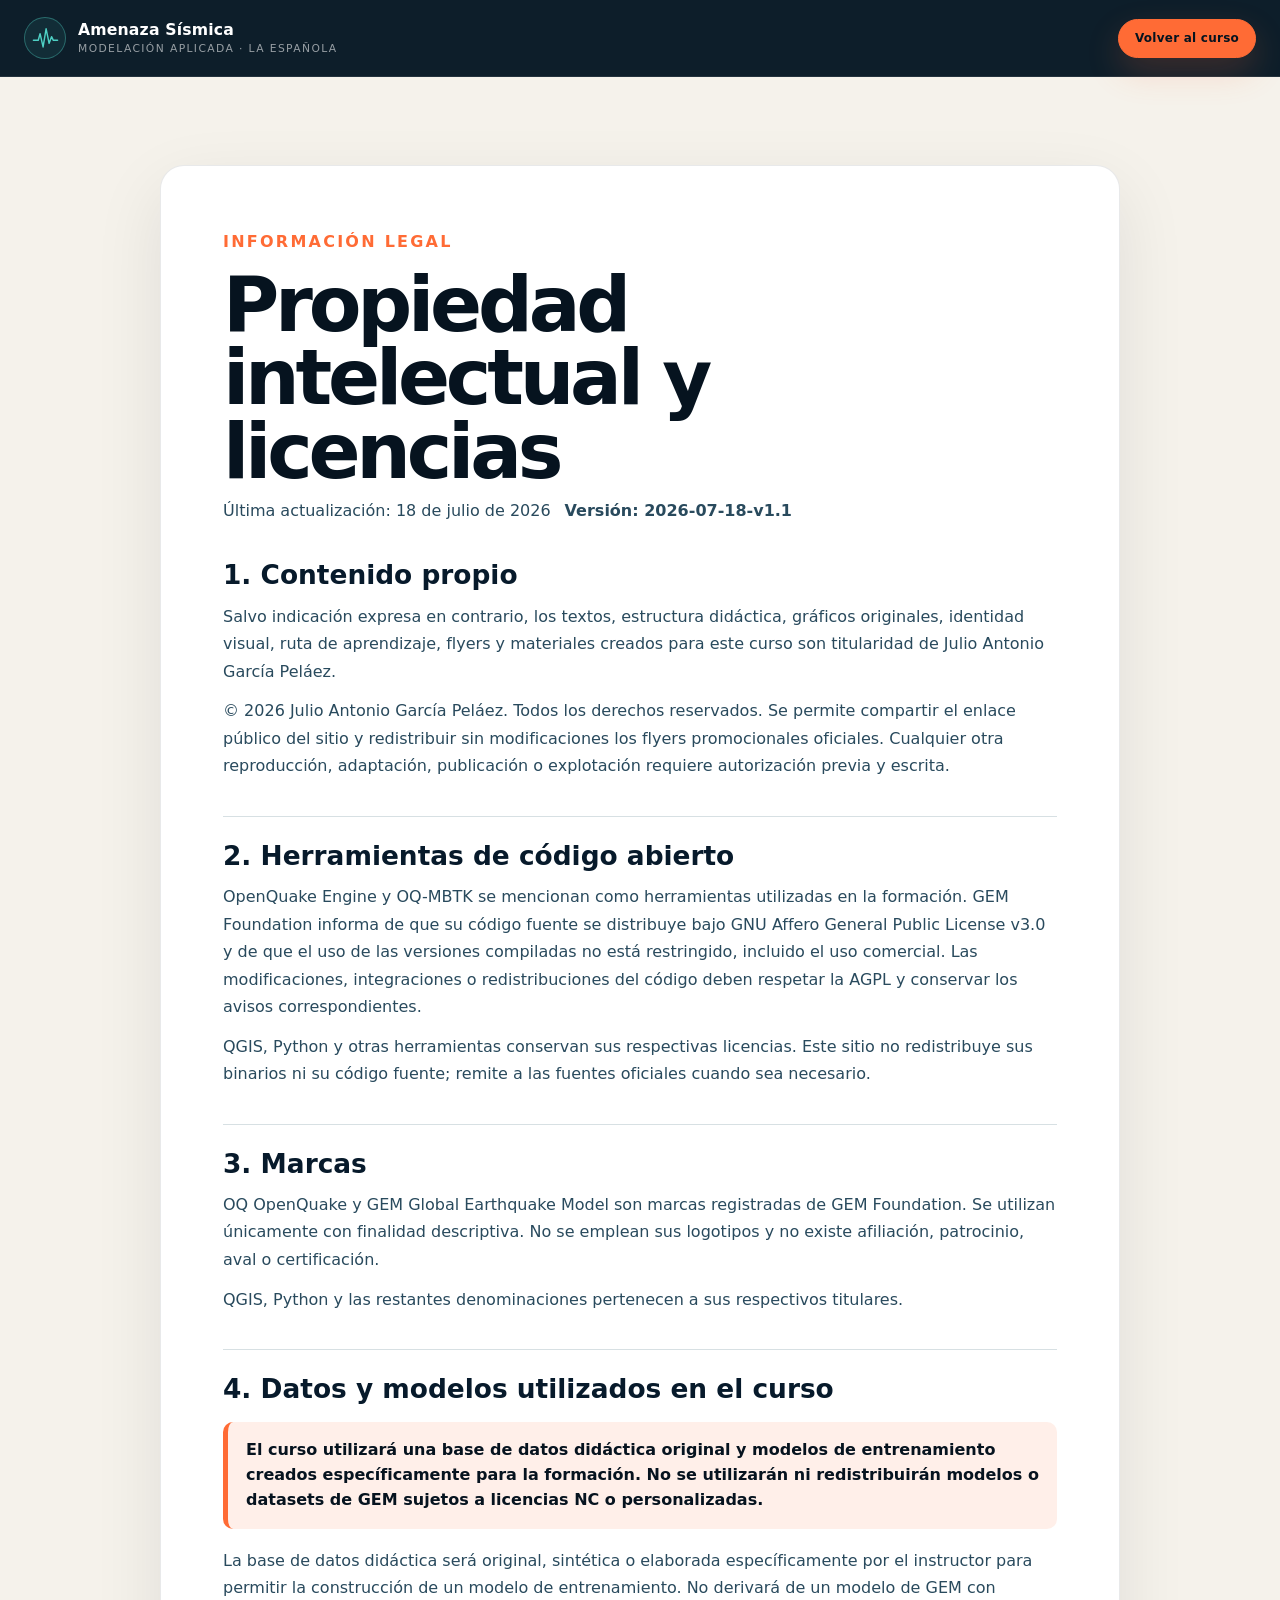
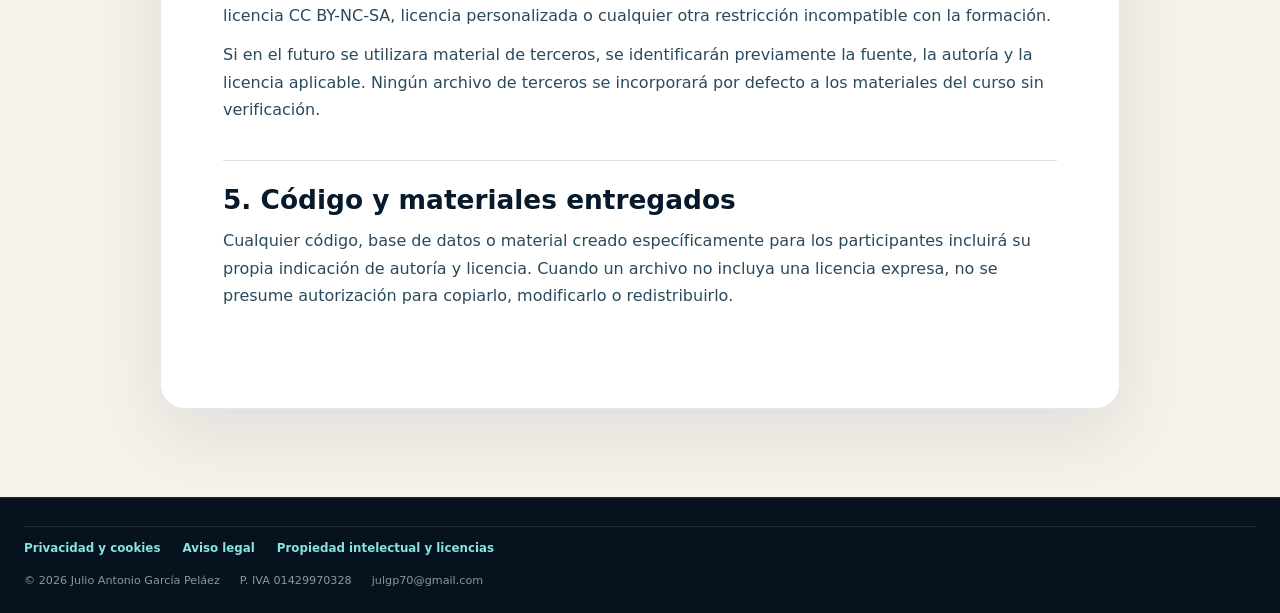
<file: propiedad-intelectual-y-licencias.html>
<!doctype html>
<html lang="es">
<head>
  <meta charset="utf-8">
  <meta name="viewport" content="width=device-width, initial-scale=1, viewport-fit=cover">
  <meta name="description" content="Información sobre propiedad intelectual, marcas y licencias de herramientas y datos.">
  <meta name="author" content="Julio Antonio García Peláez">
  <meta name="theme-color" content="#071A2B">
  <meta name="robots" content="noindex,follow">
  <link rel="canonical" href="https://julgp70.github.io/curso-amenaza-sismica/propiedad-intelectual-y-licencias.html">
  <link rel="icon" href="icons/favicon.svg" type="image/svg+xml">
  <title>Propiedad intelectual y licencias · Amenaza Sísmica</title>
  <link rel="stylesheet" href="css/styles.css?v=742fde1e8013">
</head>
<body class="legal-page" data-site-version="24_PRIVACIDAD_IUBENDA_SERVICIOS_CONSENTIMIENTO">
<a class="skip-link" href="#contenido">Saltar al contenido</a>
<header class="legal-page-header">
  <div class="container legal-page-nav">
    <a class="brand" href="index.html#inicio" aria-label="Volver al sitio del curso">
      <span class="brand-mark" aria-hidden="true"><svg viewBox="0 0 48 48" focusable="false"><path d="M4 27h8l3-11 5 22 5-30 5 24 4-11 3 6h7"></path></svg></span>
      <span class="brand-copy"><strong>Amenaza Sísmica</strong><small>Modelación aplicada · La Española</small></span>
    </a>
    <a class="button button-small" href="index.html#interes">Volver al curso</a>
  </div>
</header>
<main id="contenido" class="legal-main">
  <article class="container legal-document">
    <p class="kicker">Información legal</p>
    <h1>Propiedad intelectual y licencias</h1>
    <p class="legal-updated"><span>Última actualización: 18 de julio de 2026</span><span class="legal-version">Versión: 2026-07-18-v1.1</span></p>
<section>
  <h2>1. Contenido propio</h2>
  <p>Salvo indicación expresa en contrario, los textos, estructura didáctica, gráficos originales, identidad visual, ruta de aprendizaje, flyers y materiales creados para este curso son titularidad de Julio Antonio García Peláez.</p>
  <p>© 2026 Julio Antonio García Peláez. Todos los derechos reservados. Se permite compartir el enlace público del sitio y redistribuir sin modificaciones los flyers promocionales oficiales. Cualquier otra reproducción, adaptación, publicación o explotación requiere autorización previa y escrita.</p>
</section>
<section>
  <h2>2. Herramientas de código abierto</h2>
  <p>OpenQuake Engine y OQ-MBTK se mencionan como herramientas utilizadas en la formación. GEM Foundation informa de que su código fuente se distribuye bajo GNU Affero General Public License v3.0 y de que el uso de las versiones compiladas no está restringido, incluido el uso comercial. Las modificaciones, integraciones o redistribuciones del código deben respetar la AGPL y conservar los avisos correspondientes.</p>
  <p>QGIS, Python y otras herramientas conservan sus respectivas licencias. Este sitio no redistribuye sus binarios ni su código fuente; remite a las fuentes oficiales cuando sea necesario.</p>
</section>
<section>
  <h2>3. Marcas</h2>
  <p>OQ OpenQuake y GEM Global Earthquake Model son marcas registradas de GEM Foundation. Se utilizan únicamente con finalidad descriptiva. No se emplean sus logotipos y no existe afiliación, patrocinio, aval o certificación.</p>
  <p>QGIS, Python y las restantes denominaciones pertenecen a sus respectivos titulares.</p>
</section>
<section>
  <h2>4. Datos y modelos utilizados en el curso</h2>
  <div class="legal-callout"><strong>El curso utilizará una base de datos didáctica original y modelos de entrenamiento creados específicamente para la formación. No se utilizarán ni redistribuirán modelos o datasets de GEM sujetos a licencias NC o personalizadas.</strong></div>
  <p>La base de datos didáctica será original, sintética o elaborada específicamente por el instructor para permitir la construcción de un modelo de entrenamiento. No derivará de un modelo de GEM con licencia CC BY-NC-SA, licencia personalizada o cualquier otra restricción incompatible con la formación.</p>
  <p>Si en el futuro se utilizara material de terceros, se identificarán previamente la fuente, la autoría y la licencia aplicable. Ningún archivo de terceros se incorporará por defecto a los materiales del curso sin verificación.</p>
</section>
<section>
  <h2>5. Código y materiales entregados</h2>
  <p>Cualquier código, base de datos o material creado específicamente para los participantes incluirá su propia indicación de autoría y licencia. Cuando un archivo no incluya una licencia expresa, no se presume autorización para copiarlo, modificarlo o redistribuirlo.</p>
</section>
  </article>
</main>
<footer class="site-footer">
  <div class="container legal-footer">
    <nav class="legal-links" aria-label="Información legal">
      <a href="privacidad-y-cookies.html">Privacidad y cookies</a>
      <a href="aviso-legal.html">Aviso legal</a>
      <a href="propiedad-intelectual-y-licencias.html">Propiedad intelectual y licencias</a>
    </nav>
    <div class="legal-footer-meta"><span>© 2026 Julio Antonio García Peláez</span><span>P. IVA 01429970328</span><a href="mailto:julgp70@gmail.com">julgp70@gmail.com</a></div>
  </div>
</footer>
</body>
</html>
</file>
<file: css/styles.css>
/*
 * Curso de modelación de la amenaza sísmica
 * Identidad visual 21 — compatibilidad multinavegador
 */

:root {
  --navy-950: #06131f;
  --navy-900: #071a2b;
  --navy-850: #0b2437;
  --navy-800: #123247;
  --slate-700: #294a5d;
  --slate-500: #637a87;
  --cyan-500: #4fd1c5;
  --cyan-300: #86e5dd;
  --orange-500: #ff6b35;
  --orange-300: #ffb45e;
  --sand-100: #f4f0e7;
  --sand-50: #faf8f2;
  --paper: #ffffff;
  --ink: #102331;
  --muted: #5d707c;
  --line: #d7e0e3;
  --header-height: 76px;
  --container: 1440px;
  --shadow-sm: 0 12px 32px rgba(6, 19, 31, .08);
  --shadow-lg: 0 30px 70px rgba(6, 19, 31, .2);
  --radius-sm: 12px;
  --radius-md: 22px;
  --radius-lg: 34px;
  --ease: cubic-bezier(.22, 1, .36, 1);
}

* { box-sizing: border-box; }
html { scroll-behavior: smooth; scroll-padding-top: var(--header-height); }
body {
  margin: 0;
  overflow-x: hidden;
  color: var(--ink);
  background: var(--sand-50);
  font-family: Inter, ui-sans-serif, system-ui, -apple-system, BlinkMacSystemFont, "Segoe UI", sans-serif;
  font-size: 16px;
  line-height: 1.5;
  text-rendering: optimizeLegibility;
  -webkit-font-smoothing: antialiased;
}
body.nav-open {
  overflow: hidden;
  touch-action: none;
}
body.nav-open::before {
  content: "";
  position: fixed;
  inset: var(--header-height) 0 0;
  z-index: 899;
  background: #061724 !important;
  opacity: 1 !important;
  pointer-events: auto;
}
.mobile-nav-backdrop {
  display: none;
}
button, a { font: inherit; }
a { color: inherit; text-decoration: none; }
img, svg { display: block; max-width: 100%; }
p, h1, h2, h3 { margin-top: 0; }

::selection { color: var(--navy-950); background: var(--cyan-300); }

.container {
  width: min(calc(100% - 48px), var(--container));
  margin-inline: auto;
}
.section { position: relative; }
.section-anchor { scroll-margin-top: var(--header-height); }
.section-frame {
  min-height: calc(100svh - var(--header-height));
  padding: clamp(52px, 7vh, 84px) 0;
  display: grid;
  align-content: center;
  gap: clamp(28px, 4vh, 46px);
}

.skip-link {
  position: fixed;
  z-index: 999;
  top: 8px;
  left: 8px;
  padding: 10px 16px;
  color: white;
  background: var(--navy-950);
  border-radius: 8px;
  transform: translateY(-160%);
}
.skip-link:focus { transform: translateY(0); }
.sr-only {
  position: absolute;
  width: 1px;
  height: 1px;
  padding: 0;
  margin: -1px;
  overflow: hidden;
  clip: rect(0, 0, 0, 0);
  white-space: nowrap;
  border: 0;
}

.site-header {
  position: fixed;
  inset: 0 0 auto;
  z-index: 1000;
  height: var(--header-height);
  color: white;
  background: rgba(6, 19, 31, .84);
  border-bottom: 1px solid rgba(255, 255, 255, .1);
  backdrop-filter: blur(16px);
  transition: background .25s ease, box-shadow .25s ease;
}
.site-header.scrolled {
  background: rgba(6, 19, 31, .96);
  box-shadow: 0 10px 28px rgba(0, 0, 0, .18);
}
.nav-wrap {
  height: 100%;
  display: flex;
  align-items: center;
  justify-content: space-between;
  gap: 28px;
}
.brand { display: inline-flex; align-items: center; gap: 12px; min-width: max-content; }
.brand-mark {
  width: 42px;
  height: 42px;
  display: grid;
  place-items: center;
  color: var(--cyan-500);
  border: 1px solid rgba(79, 209, 197, .38);
  border-radius: 50%;
  background: rgba(79, 209, 197, .08);
}
.brand-mark svg { width: 29px; fill: none; stroke: currentColor; stroke-width: 2.4; stroke-linecap: round; stroke-linejoin: round; }
.brand-copy { display: grid; line-height: 1.05; }
.brand-copy strong { font-size: .98rem; letter-spacing: .01em; }
.brand-copy small { margin-top: 5px; color: rgba(255, 255, 255, .57); font-size: .67rem; text-transform: uppercase; letter-spacing: .13em; }
.main-nav { display: flex; align-items: center; gap: clamp(13px, 1.4vw, 24px); }
.main-nav > a:not(.button) {
  position: relative;
  padding: 10px 0;
  color: rgba(255, 255, 255, .75);
  font-size: .79rem;
  font-weight: 700;
  letter-spacing: .035em;
}
.main-nav > a:not(.button)::after {
  content: "";
  position: absolute;
  left: 0;
  right: 100%;
  bottom: 5px;
  height: 2px;
  background: var(--cyan-500);
  transition: right .25s ease;
}
.main-nav > a:not(.button):hover,
.main-nav > a:not(.button).active { color: white; }
.main-nav > a:not(.button):hover::after,
.main-nav > a:not(.button).active::after { right: 0; }
.nav-toggle { display: none; width: 42px; height: 42px; padding: 10px; border: 0; color: white; background: transparent; }
.nav-toggle > span:not(.sr-only) { display: block; height: 2px; margin: 5px 0; background: currentColor; transition: transform .2s ease, opacity .2s ease; }

.button {
  min-height: 48px;
  display: inline-flex;
  align-items: center;
  justify-content: center;
  gap: 10px;
  padding: 13px 22px;
  color: var(--navy-950);
  background: var(--orange-500);
  border: 1px solid var(--orange-500);
  border-radius: 999px;
  font-size: .86rem;
  font-weight: 800;
  letter-spacing: .02em;
  box-shadow: 0 14px 34px rgba(255, 107, 53, .2);
  transition: transform .2s var(--ease), background .2s ease, border-color .2s ease;
}
.button:hover { transform: translateY(-2px); background: var(--orange-300); border-color: var(--orange-300); }
.button-small { min-height: 39px; padding: 8px 16px; font-size: .75rem; }
.button-ghost { color: white; background: transparent; border-color: rgba(255, 255, 255, .32); box-shadow: none; }
.button-ghost:hover { color: var(--navy-950); background: white; border-color: white; }
.button-light { color: var(--navy-950); background: white; border-color: white; box-shadow: 0 18px 40px rgba(6, 19, 31, .18); }
.button-light:hover { background: var(--sand-100); border-color: var(--sand-100); }

.kicker,
.eyebrow,
.mini-kicker {
  margin-bottom: 12px;
  color: var(--orange-500);
  font-size: .72rem;
  font-weight: 850;
  text-transform: uppercase;
  letter-spacing: .14em;
}
.section-heading { max-width: 770px; }
.section-heading--wide { max-width: 1110px; }
.section-heading h2 {
  margin-bottom: 16px;
  font-size: clamp(2.35rem, 4.2vw, 4.6rem);
  line-height: .98;
  letter-spacing: -.055em;
}
.section-heading > p:last-child { max-width: 820px; margin-bottom: 0; color: var(--muted); font-size: clamp(1.02rem, 1.3vw, 1.2rem); }
.section-heading--light h2 { color: white; }
.section-heading--light > p:last-child { color: rgba(255, 255, 255, .65); }

.hero {
  min-height: 100svh;
  color: white;
  background:
    radial-gradient(circle at 83% 18%, rgba(79, 209, 197, .13), transparent 29%),
    radial-gradient(circle at 12% 88%, rgba(255, 107, 53, .12), transparent 31%),
    var(--navy-950);
  overflow: hidden;
}
.hero-grid-overlay,
.final-project-grid-bg {
  position: absolute;
  inset: 0;
  pointer-events: none;
  opacity: .22;
  background-image:
    linear-gradient(rgba(255,255,255,.06) 1px, transparent 1px),
    linear-gradient(90deg, rgba(255,255,255,.06) 1px, transparent 1px);
  background-size: 64px 64px;
  mask-image: linear-gradient(to bottom, black, transparent 92%);
}
.hero-layout {
  position: relative;
  z-index: 1;
  min-height: calc(100svh - 122px);
  padding: calc(var(--header-height) + 30px) 0 26px;
  display: grid;
  
  align-items: center;
  gap: clamp(34px, 5vw, 82px);
}
.hero-copy { max-width: 760px; }
.eyebrow { display: flex; align-items: center; gap: 10px; color: var(--cyan-300); }
.eyebrow span { width: 30px; height: 1px; background: currentColor; }
.hero h1 {
  max-width: 820px;
  margin-bottom: 18px;
  font-size: clamp(3rem, 5.2vw, 6.15rem);
  line-height: .91;
  letter-spacing: -.07em;
}
.hero-subtitle { max-width: 760px; margin-bottom: 16px; color: var(--orange-300); font-size: clamp(1.15rem, 1.65vw, 1.55rem); font-weight: 700; line-height: 1.22; }
.hero-intro { max-width: 750px; margin-bottom: 18px; color: rgba(255, 255, 255, .71); font-size: clamp(.98rem, 1.18vw, 1.12rem); line-height: 1.56; }
.tool-strip { display: flex; flex-wrap: wrap; gap: 8px; margin-bottom: 22px; }
.tool-strip span { padding: 7px 11px; color: var(--cyan-300); border: 1px solid rgba(79, 209, 197, .27); border-radius: 999px; background: rgba(79, 209, 197, .07); font-size: .72rem; font-weight: 750; }
.button-row { display: flex; flex-wrap: wrap; gap: 11px; }
.hero-stats { margin-top: 26px; padding-top: 20px; display: grid; grid-template-columns: repeat(3, 1fr); border-top: 1px solid rgba(255,255,255,.13); }
.hero-stats div { display: grid; gap: 3px; padding-right: 18px; }
.hero-stats div + div { padding-left: 18px; border-left: 1px solid rgba(255,255,255,.13); }
.hero-stats strong { color: white; font-size: clamp(1.35rem, 2vw, 2rem); line-height: 1; }
.hero-stats span { color: rgba(255,255,255,.48); font-size: .72rem; text-transform: uppercase; letter-spacing: .08em; }
.hero-model {
  position: relative;
  min-width: 0;
  display: grid;
  justify-items: end;
  align-items: center;
}
.approved-learning-panel {
  width: min(94%, calc((100svh - 112px) * 1.333333));
  margin: 0;
  overflow: hidden;
  border-radius: 32px;
  filter: drop-shadow(0 30px 64px rgba(0, 0, 0, .32));
  isolation: isolate;
}
.approved-learning-panel img {
  display: block;
  width: 100%;
  height: auto;
  object-fit: contain;
}
.hero-model-accessible {
  position: absolute !important;
}
.hero-credibility { position: relative; z-index: 2; padding: 10px 0 24px; display: grid; grid-template-columns: repeat(3, 1fr); gap: 26px; }
.credibility-item { display: grid; grid-template-columns: 29px 1fr; align-items: start; gap: 10px; }
.credibility-item > span { color: var(--orange-300); font-size: .67rem; font-weight: 850; }
.credibility-item p { margin: 0; color: rgba(255,255,255,.54); font-size: .74rem; line-height: 1.35; }

.challenge-section { background: var(--sand-50); }
.challenge-grid { display: grid; grid-template-columns: repeat(3, 1fr); gap: 18px; }
.challenge-card { position: relative; min-width: 0; padding: clamp(24px, 2.7vw, 38px); background: white; border: 1px solid var(--line); border-radius: var(--radius-md); box-shadow: var(--shadow-sm); }
.challenge-card::before { content: ""; position: absolute; inset: 0 auto 0 0; width: 4px; border-radius: var(--radius-md) 0 0 var(--radius-md); background: var(--orange-500); transform: scaleY(.32); transition: transform .3s var(--ease); }
.challenge-card:hover::before { transform: scaleY(1); }
.card-number { display: block; margin-bottom: 28px; color: var(--orange-500); font-size: .74rem; font-weight: 850; letter-spacing: .1em; }
.challenge-card h3 { margin-bottom: 14px; font-size: clamp(1.25rem, 1.55vw, 1.65rem); line-height: 1.08; letter-spacing: -.025em; }
.challenge-card p { margin: 0; color: var(--muted); font-size: clamp(.9rem, 1vw, 1rem); line-height: 1.58; text-align: justify; hyphens: auto; }
.section-conclusion { margin: 0; padding: 18px 22px; color: var(--navy-800); background: rgba(79,209,197,.11); border-left: 4px solid var(--cyan-500); border-radius: 0 var(--radius-sm) var(--radius-sm) 0; font-size: clamp(1rem, 1.2vw, 1.18rem); font-weight: 680; }

.tools-section { color: white; background: var(--navy-850); }
.tools-pipeline { display: grid; grid-template-columns: 1fr auto 1fr auto 1fr; align-items: stretch; gap: 16px; }
.tool-card { min-width: 0; padding: clamp(24px, 2.7vw, 38px); border: 1px solid rgba(255,255,255,.12); border-radius: var(--radius-md); background: linear-gradient(145deg, rgba(255,255,255,.07), rgba(255,255,255,.025)); }
.tool-card-top { margin-bottom: 27px; display: flex; align-items: center; justify-content: space-between; }
.tool-step { color: var(--cyan-300); font-size: .73rem; font-weight: 850; }
.tool-symbol { width: 52px; height: 52px; display: grid; place-items: center; color: var(--orange-300); border: 1px solid rgba(255,180,94,.25); border-radius: 50%; background: rgba(255,180,94,.07); }
.tool-symbol svg { width: 31px; fill: none; stroke: currentColor; stroke-width: 2; stroke-linecap: round; stroke-linejoin: round; }
.tool-card .mini-kicker { color: rgba(255,255,255,.43); }
.tool-card h3 { margin-bottom: 13px; font-size: clamp(1.7rem, 2.2vw, 2.45rem); letter-spacing: -.045em; }
.tool-card > p:not(.mini-kicker) { min-height: 72px; margin-bottom: 24px; color: rgba(255,255,255,.61); font-size: .94rem; line-height: 1.55; }
.tool-output { padding-top: 16px; display: grid; gap: 5px; border-top: 1px solid rgba(255,255,255,.1); }
.tool-output span { color: var(--orange-300); font-size: .62rem; font-weight: 850; text-transform: uppercase; letter-spacing: .12em; }
.tool-output strong { color: white; font-size: .82rem; line-height: 1.35; }
.pipeline-arrow { align-self: center; color: var(--cyan-500); font-size: 1.8rem; }

.program-section { background: white; }
.program-layout { min-height: calc(100svh - var(--header-height)); padding: clamp(48px, 6vh, 76px) 0; display: grid; grid-template-columns: minmax(320px, .84fr) minmax(520px, 1.16fr); align-items: center; gap: clamp(42px, 6vw, 90px); }
.program-overview .section-heading h2 { font-size: clamp(2.6rem, 4vw, 4.7rem); }
.program-metrics { margin-top: 27px; display: grid; grid-template-columns: repeat(2, 1fr); gap: 12px; }
.program-metrics > div { padding: 16px 18px; display: grid; gap: 5px; color: white; background: var(--navy-850); border-radius: var(--radius-sm); }
.program-metrics strong { font-size: 1.12rem; line-height: 1.1; }
.program-metrics span { color: rgba(255,255,255,.48); font-size: .68rem; text-transform: uppercase; letter-spacing: .08em; }
.session-format { margin-top: 12px; display: grid; gap: 8px; }
.session-format > div { display: grid; grid-template-columns: 55px 1fr; align-items: center; gap: 12px; padding: 10px 13px; background: var(--sand-50); border: 1px solid var(--line); border-radius: 10px; }
.session-format span { color: var(--orange-500); font-size: .77rem; font-weight: 850; }
.session-format p { margin: 0; color: var(--muted); font-size: .78rem; }
.program-note { margin: 13px 0 0; color: var(--muted); font-size: .76rem; font-style: italic; }
.program-roadmap { position: relative; padding-left: 40px; }
.program-reference { margin: 0 0 15px 34px; color: var(--muted); font-size: .78rem; }
.roadmap-line { position: absolute; top: 52px; bottom: 26px; left: 58px; width: 1px; background: linear-gradient(var(--orange-500), var(--cyan-500)); }
.roadmap-stage { position: relative; min-height: 77px; display: grid; grid-template-columns: 48px minmax(0, 1fr) auto; align-items: center; gap: 18px; padding: 10px 0; }
.roadmap-node { z-index: 1; width: 38px; height: 38px; display: grid; place-items: center; color: white; background: var(--navy-850); border: 5px solid white; border-radius: 50%; box-shadow: 0 0 0 1px var(--line); font-size: .65rem; font-weight: 850; }
.roadmap-copy { padding-bottom: 10px; border-bottom: 1px solid var(--line); }
.roadmap-copy p { margin-bottom: 3px; color: var(--orange-500); font-size: .66rem; font-weight: 850; text-transform: uppercase; letter-spacing: .09em; }
.roadmap-copy h3 { margin: 0; font-size: clamp(1rem, 1.25vw, 1.22rem); line-height: 1.15; }
.roadmap-range { color: var(--slate-500); font-size: .68rem; font-weight: 750; white-space: nowrap; }

.final-project-section { color: white; background: var(--navy-950); overflow: hidden; }
.final-project-grid-bg { opacity: .12; mask-image: radial-gradient(circle at 55% 45%, black, transparent 70%); }
.project-stage-grid { display: grid; grid-template-columns: repeat(3, 1fr); gap: 16px; }
.project-stage { position: relative; min-width: 0; padding: clamp(23px, 2.5vw, 34px); border: 1px solid rgba(255,255,255,.13); border-radius: var(--radius-md); background: rgba(255,255,255,.045); }
.project-number { display: block; margin-bottom: 35px; color: var(--cyan-500); font-size: .72rem; font-weight: 850; }
.project-stage h3 { margin-bottom: 13px; font-size: clamp(1.25rem, 1.6vw, 1.65rem); }
.project-stage p { margin-bottom: 24px; color: rgba(255,255,255,.61); font-size: .9rem; line-height: 1.55; }
.project-tag { display: inline-flex; padding: 6px 10px; color: var(--orange-300); border: 1px solid rgba(255,180,94,.24); border-radius: 999px; font-size: .66rem; font-weight: 750; }
.project-footer { display: grid; grid-template-columns: 1.15fr .85fr; gap: 28px; align-items: center; padding: 18px 22px; border: 1px solid rgba(79,209,197,.2); border-radius: var(--radius-sm); background: rgba(79,209,197,.07); }
.project-footer p, .project-footer strong { margin: 0; font-size: .85rem; line-height: 1.5; }
.project-footer p { color: rgba(255,255,255,.6); }
.project-footer strong { color: white; }

.teachers-section { background: var(--sand-50); }
.teachers-section .section-heading {
  width: min(100%, 1320px);
  max-width: none;
  margin-inline: auto;
  text-align: center;
}
.teachers-section .section-heading h2 {
  max-width: 1280px;
  margin-inline: auto;
  text-wrap: balance;
}
.teachers-section .kicker { text-align: center; }
.teacher-grid { display: grid; grid-template-columns: repeat(2, minmax(0, 1fr)); gap: clamp(22px, 2vw, 30px); }
.teacher-card { padding: clamp(30px, 3vw, 46px); background: white; border: 1px solid var(--line); border-radius: var(--radius-md); box-shadow: var(--shadow-sm); }
.teacher-identity { display: grid; grid-template-columns: 82px 1fr; align-items: center; gap: 20px; margin-bottom: 22px; }
.teacher-avatar { width: 78px; height: 78px; display: grid; place-items: center; color: var(--cyan-300); background: var(--navy-850); border-radius: 50% 50% 50% 14px; }
.teacher-avatar span { font-size: .92rem; font-weight: 850; letter-spacing: .07em; }
.teacher-card h3 { margin-bottom: 7px; font-size: clamp(1.45rem, 1.72vw, 1.82rem); line-height: 1.12; letter-spacing: -.025em; }
.teacher-role { margin: 0; color: var(--orange-500); font-size: clamp(.86rem, .92vw, .98rem); line-height: 1.35; font-weight: 750; }
.teacher-bio { margin-bottom: 22px; color: var(--muted); font-size: clamp(1rem, 1.08vw, 1.1rem); line-height: 1.62; text-align: justify; hyphens: auto; }
.tag-list { display: flex; flex-wrap: wrap; gap: 9px; }
.tag-list span { padding: 8px 11px; color: var(--slate-700); background: var(--sand-100); border-radius: 999px; font-size: clamp(.75rem, .8vw, .84rem); font-weight: 720; }

.requirements-section { background: linear-gradient(180deg, #ffffff 0%, #fbfaf6 100%); }
.requirements-layout {
  min-height: calc(100svh - var(--header-height));
  padding: clamp(28px, 4vh, 44px) 0;
  display: grid;
  grid-template-columns: minmax(260px, .58fr) minmax(0, 1.42fr);
  align-items: center;
  gap: clamp(34px, 4.2vw, 68px);
}
.requirements-layout .section-heading { max-width: 570px; }
.requirements-layout .kicker { margin-bottom: 14px; font-size: .82rem; }
.requirements-layout .section-heading h2 {
  margin-bottom: 0;
  font-size: clamp(3.15rem, 4.65vw, 5.25rem);
  line-height: .92;
}
.requirements-advantage {
  margin: 30px 0 0;
  padding: 20px 22px;
  color: var(--navy-800) !important;
  background: rgba(255,107,53,.09);
  border-left: 5px solid var(--orange-500);
  border-radius: 0 12px 12px 0;
  font-size: clamp(.98rem, 1.05vw, 1.08rem) !important;
  line-height: 1.55;
  font-weight: 700;
}
.requirements-grid {
  display: grid;
  grid-template-columns: repeat(2, minmax(0, 1fr));
  gap: clamp(18px, 1.5vw, 24px);
}
.requirement-card {
  min-width: 0;
  min-height: clamp(420px, 58vh, 520px);
  padding: clamp(30px, 3vw, 44px);
  display: flex;
  flex-direction: column;
  border: 1px solid var(--line);
  border-radius: var(--radius-md);
  background: var(--sand-50);
  box-shadow: 0 14px 34px rgba(6, 19, 31, .045);
}
.requirement-heading {
  margin-bottom: 22px;
  display: grid;
  grid-template-columns: 42px 1fr;
  align-items: start;
  gap: 12px;
}
.requirement-heading span {
  padding-top: 3px;
  color: var(--orange-500);
  font-size: .8rem;
  font-weight: 850;
}
.requirement-heading h3 {
  margin: 0;
  font-size: clamp(1.72rem, 2vw, 2.08rem);
  line-height: 1.08;
}
.requirement-card > p {
  color: var(--muted);
  font-size: clamp(1.08rem, 1.12vw, 1.18rem);
  line-height: 1.62;
}
.requirement-card ul {
  margin: 22px 0;
  padding: 0;
  list-style: none;
  display: grid;
  gap: 11px;
}
.requirement-card li {
  position: relative;
  padding-left: 24px;
  color: var(--slate-700);
  font-size: clamp(1.03rem, 1.02vw, 1.1rem);
  line-height: 1.5;
}
.requirement-card li::before {
  content: "";
  position: absolute;
  left: 0;
  top: .67em;
  width: 10px;
  height: 2px;
  background: var(--cyan-500);
}
.requirement-note {
  margin: auto 0 0;
  padding-top: 18px;
  border-top: 1px solid var(--line);
  font-size: clamp(.94rem, .92vw, 1rem) !important;
  line-height: 1.58 !important;
  font-style: italic;
}

/* Paneles 01 y 02 — misma jerarquía tipográfica y legibilidad */

.interest-section { color: white; background: var(--orange-500); }
.interest-layout { min-height: min(60svh, 520px); padding: clamp(52px, 8vh, 92px) 0; display: grid; grid-template-columns: 1.1fr .9fr; align-items: center; gap: clamp(40px, 7vw, 110px); }
.interest-copy .kicker { color: var(--navy-950); }
.interest-copy h2 { max-width: 790px; margin-bottom: 18px; font-size: clamp(2.8rem, 5vw, 5.8rem); line-height: .92; letter-spacing: -.065em; }
.interest-copy > p:last-child { max-width: 720px; margin: 0; color: rgba(6,19,31,.72); font-size: 1.02rem; font-weight: 620; }
.interest-action { padding: clamp(26px, 3vw, 40px); display: grid; justify-items: start; gap: 20px; color: white; background: var(--navy-950); border-radius: var(--radius-lg); box-shadow: var(--shadow-lg); }
.interest-symbol { width: 58px; height: 58px; color: var(--cyan-500); }
.interest-symbol svg { fill: none; stroke: currentColor; stroke-width: 3; stroke-linecap: round; stroke-linejoin: round; }
.interest-action p { margin: 0; color: rgba(255,255,255,.5); font-size: .76rem; line-height: 1.45; }

.site-footer { color: rgba(255,255,255,.58); background: var(--navy-950); border-top: 1px solid rgba(255,255,255,.08); }
.footer-layout { min-height: 96px; display: grid; grid-template-columns: 1fr auto auto; align-items: center; gap: 30px; font-size: .72rem; }
.footer-brand { display: grid; }
.footer-brand strong { color: white; font-size: .88rem; }
.footer-brand span { margin-top: 3px; color: rgba(255,255,255,.42); font-size: .63rem; text-transform: uppercase; letter-spacing: .11em; }
.site-footer p { margin: 0; }

.reveal { opacity: 0; transform: translateY(18px); transition: opacity .65s var(--ease), transform .65s var(--ease); }
.reveal.visible { opacity: 1; transform: none; }

@media (min-width: 901px) and (max-height: 820px) {
  :root { --header-height: 70px; }
  .section-frame { padding: 30px 0; gap: 22px; }
  .hero-layout { min-height: calc(100svh - 106px); padding-top: calc(var(--header-height) + 18px); padding-bottom: 12px; gap: 36px; }
  .hero h1 { margin-bottom: 12px; font-size: clamp(2.65rem, 4.5vw, 4.85rem); }
  .hero-subtitle { margin-bottom: 10px; font-size: 1.08rem; }
  .hero-intro { margin-bottom: 12px; font-size: .86rem; line-height: 1.42; }
  .tool-strip { margin-bottom: 13px; }
  .tool-strip span { padding: 5px 9px; font-size: .65rem; }
  .button { min-height: 42px; padding: 9px 17px; }
  .hero-stats { margin-top: 15px; padding-top: 13px; }
  .approved-learning-panel { width: min(94%, calc((100svh - 108px) * 1.333333)); border-radius: 26px; }
  .hazard-visual { height: 205px; }
  .learning-stage-number { font-size: 1rem; }
  .learning-stage-copy strong { font-size: .62rem; }
  .learning-stage-copy small { font-size: .55rem; }
  .module-panel { padding: 11px 15px 13px; }
  .module-panel-heading { margin-bottom: 5px; }
  .module-panel-title > span:last-child,
  .module-panel-heading strong { font-size: .68rem; }
  .module-item { grid-template-columns: 31px 1fr; gap: 7px; padding: 5px 0; }
  .module-item > span { min-height: 23px; font-size: .66rem; }
  .module-item h3 { font-size: .72rem; }
  .module-item p { font-size: .58rem; }
  .hero-credibility { padding: 4px 0 13px; }
  .section-heading h2 { margin-bottom: 10px; font-size: clamp(2rem, 3.25vw, 3.35rem); }
  .section-heading > p:last-child { font-size: .9rem; }
  .challenge-card { padding: 20px 23px; }
  .card-number { margin-bottom: 14px; }
  .challenge-card h3 { margin-bottom: 9px; font-size: 1.18rem; }
  .challenge-card p { font-size: .78rem; line-height: 1.43; }
  .section-conclusion { padding: 13px 17px; font-size: .9rem; }
  .tool-card { padding: 19px 22px; }
  .tool-card-top { margin-bottom: 15px; }
  .tool-symbol { width: 43px; height: 43px; }
  .tool-card h3 { font-size: 1.55rem; }
  .tool-card > p:not(.mini-kicker) { min-height: 52px; margin-bottom: 14px; font-size: .8rem; }
  .program-layout { padding: 30px 0; }
  .requirements-layout { padding: 24px 0; gap: 32px; }
  .program-overview .section-heading h2 { font-size: 3rem; }
  .requirements-layout .section-heading h2 { font-size: clamp(3.15rem, 4vw, 4.15rem); }
  .program-metrics { margin-top: 15px; }
  .roadmap-stage { min-height: 60px; padding: 5px 0; }
  .project-number { margin-bottom: 19px; }
  .project-stage { padding: 20px 23px; }
  .project-stage p { margin-bottom: 15px; font-size: .78rem; }
  .teachers-section .section-frame { gap: 18px; }
  .teachers-section .section-heading h2 { max-width: 1180px; }
  .teacher-card { padding: 24px 28px; }
  .teacher-identity { grid-template-columns: 70px 1fr; gap: 17px; margin-bottom: 14px; }
  .teacher-avatar { width: 66px; height: 66px; }
  .teacher-avatar span { font-size: .84rem; }
  .teacher-card h3 { margin-bottom: 5px; font-size: 1.46rem; }
  .teacher-role { font-size: .86rem; }
  .teacher-bio { margin-bottom: 16px; font-size: .98rem; line-height: 1.52; }
  .tag-list { gap: 7px; }
  .tag-list span { padding: 7px 10px; font-size: .76rem; }
  .requirements-advantage { margin-top: 22px; padding: 17px 19px; font-size: .98rem !important; }
  .requirement-card { min-height: clamp(410px, 57vh, 470px); padding: 27px 29px; }
  .requirement-heading { margin-bottom: 17px; grid-template-columns: 38px 1fr; gap: 10px; }
  .requirement-heading h3 { font-size: 1.72rem; }
  .requirement-card > p { font-size: 1.08rem; line-height: 1.56; }
  .requirement-card ul { margin: 17px 0; gap: 8px; }
  .requirement-card li { font-size: 1.03rem; line-height: 1.46; }
  .requirement-note { padding-top: 14px; font-size: .94rem !important; line-height: 1.55 !important; }
  .interest-layout { min-height: 500px; padding: 52px 0; }
}

@media (max-width: 1120px) {
  .container { width: min(calc(100% - 36px), var(--container)); }
  .main-nav { gap: 12px; }
  .main-nav > a:not(.button) { font-size: .7rem; }
  .hero-layout { grid-template-columns: minmax(0, .82fr) minmax(500px, 1.18fr); gap: 28px; }
  .hero h1 { font-size: clamp(2.85rem, 5.2vw, 4.85rem); }
  .program-layout { grid-template-columns: .9fr 1.1fr; gap: 38px; }
  .requirements-layout { grid-template-columns: minmax(250px, .58fr) minmax(0, 1.42fr); gap: 28px; }
  .requirement-card { padding-inline: 25px; }
}

@media (max-width: 1100px) {
  .learning-stage--2 { left: 32%; }
  .learning-stage--3 { left: 56%; }
  .learning-stage--4 { right: 1.5%; max-width: 155px; }
  .learning-stage-copy strong { max-width: 155px; }
}

@media (max-width: 900px) {
  :root { --header-height: 68px; }
  .container { width: min(calc(100% - 28px), var(--container)); }
  .site-header { height: var(--header-height); }
  .brand-mark { width: 38px; height: 38px; }
  .brand-copy small { display: none; }
  .site-header,
  .site-header.scrolled,
  body.nav-open .site-header {
    background: #061724;
    backdrop-filter: none;
    -webkit-backdrop-filter: none;
  }
  .mobile-nav-backdrop {
    position: fixed;
    inset: var(--header-height) 0 0;
    z-index: 900;
    display: block;
    background-color: #061724 !important;
    background-image: none !important;
    opacity: 0;
    visibility: hidden;
    pointer-events: none;
    transition: opacity .16s ease, visibility 0s linear .16s;
  }
  body.nav-open .mobile-nav-backdrop {
    opacity: 1 !important;
    visibility: visible;
    pointer-events: auto;
    transition-delay: 0s;
  }
  .nav-toggle {
    position: relative;
    z-index: 1003;
    display: block;
    color: #ffffff;
  }
  .nav-toggle[aria-expanded="true"] > span:nth-child(1) { transform: translateY(7px) rotate(45deg); }
  .nav-toggle[aria-expanded="true"] > span:nth-child(2) { opacity: 0; }
  .nav-toggle[aria-expanded="true"] > span:nth-child(3) { transform: translateY(-7px) rotate(-45deg); }
  .main-nav {
    position: fixed;
    inset: var(--header-height) 0 0;
    z-index: 1002;
    width: 100%;
    min-height: calc(100svh - var(--header-height));
    height: calc(100dvh - var(--header-height));
    padding: clamp(28px, 5vh, 44px) 28px 52px;
    display: grid;
    grid-auto-rows: min-content;
    align-content: start;
    justify-items: stretch;
    gap: 0;
    overflow-y: auto;
    overscroll-behavior: contain;
    isolation: isolate;
    color: #ffffff;
    background-color: #061724 !important;
    background-image: linear-gradient(180deg, #061724 0%, #071a2b 100%) !important;
    background-blend-mode: normal;
    box-shadow: 0 24px 70px rgba(0, 0, 0, .42);
    opacity: 0;
    visibility: hidden;
    pointer-events: none;
    transform: translateX(100%);
    transition: transform .28s var(--ease), opacity .2s ease, visibility 0s linear .28s;
  }
  .main-nav::before {
    content: "";
    position: absolute;
    inset: 0;
    z-index: -1;
    background-color: #061724 !important;
    background-image: linear-gradient(180deg, #061724 0%, #071a2b 100%) !important;
    opacity: 1 !important;
    pointer-events: none;
  }
  .main-nav.open {
    background-color: #061724 !important;
    background-image: linear-gradient(180deg, #061724 0%, #071a2b 100%) !important;
    opacity: 1;
    visibility: visible;
    pointer-events: auto;
    transform: translateX(0);
    transition-delay: 0s;
  }
  .main-nav > a:not(.button) {
    width: 100%;
    min-height: 58px;
    display: flex;
    align-items: center;
    padding: 15px 4px;
    color: rgba(255, 255, 255, .86);
    border-bottom: 1px solid rgba(255, 255, 255, .12);
    font-size: 1.08rem;
    font-weight: 800;
    letter-spacing: .015em;
  }
  .main-nav > a:not(.button)::after {
    bottom: 8px;
  }
  .main-nav > a:not(.button):hover,
  .main-nav > a:not(.button):focus-visible,
  .main-nav > a:not(.button).active {
    color: #ffffff;
  }
  .main-nav .button {
    width: min(100%, 330px);
    min-height: 54px;
    margin-top: 28px;
    justify-self: start;
    font-size: .98rem;
  }
  .section-frame, .program-layout, .requirements-layout { min-height: auto; padding: 70px 0; }
  .hero-layout { min-height: auto; padding: calc(var(--header-height) + 48px) 0 34px; grid-template-columns: 1fr; }
  .hero h1 { font-size: clamp(3rem, 12vw, 5.2rem); }
  .hero-model { max-width: 900px; justify-self: center; }
  .approved-learning-panel { width: 100%; border-radius: clamp(18px, 4vw, 30px); }
  .hazard-visual { height: clamp(230px, 42vw, 330px); }
  .learning-stage-copy strong { font-size: clamp(.64rem, 1.55vw, .80rem); }
  .learning-stage-copy small { font-size: clamp(.56rem, 1.35vw, .68rem); }
  .hero-credibility { padding-bottom: 38px; grid-template-columns: 1fr; gap: 12px; }
  .challenge-grid, .project-stage-grid, .teacher-grid, .requirements-grid { grid-template-columns: 1fr; }
  .tools-pipeline { grid-template-columns: 1fr; }
  .pipeline-arrow { justify-self: center; transform: rotate(90deg); }
  .tool-card > p:not(.mini-kicker) { min-height: auto; }
  .program-layout, .requirements-layout, .interest-layout { grid-template-columns: 1fr; }
  .program-roadmap { padding-left: 0; }
  .program-reference { margin-left: 0; }
  .roadmap-line { left: 18px; }
  .roadmap-stage { grid-template-columns: 38px 1fr; }
  .roadmap-range { display: none; }
  .roadmap-node { width: 36px; height: 36px; border-width: 4px; }
  .project-footer { grid-template-columns: 1fr; }
  .interest-layout { min-height: auto; padding: 72px 0; }
  .footer-layout { padding: 28px 0; grid-template-columns: 1fr; gap: 10px; }
}

@media (max-width: 560px) {
  .hero-stats { grid-template-columns: 1fr; gap: 12px; }
  .hero-stats div, .hero-stats div + div { padding: 0; border: 0; }
  .learning-stage--1 { left: 6%; }
  .learning-stage--2 { left: 29%; }
  .learning-stage--3 { left: 53%; }
  .learning-stage--4 { right: 1%; max-width: 120px; }
  .learning-stage-copy strong { max-width: 120px; }
  .module-matrix { grid-template-columns: 1fr; }
  .module-item:nth-child(n+7) { display: none; }
  .approved-learning-panel { width: 100%; border-radius: 16px; }
  .hazard-visual { height: 190px; }
  .section-heading h2 { font-size: clamp(2.35rem, 11vw, 3.7rem); }
  .program-metrics { grid-template-columns: 1fr; }
  .teacher-identity { grid-template-columns: 58px 1fr; }
  .teacher-avatar { width: 56px; height: 56px; }
  .interest-copy h2 { font-size: clamp(2.8rem, 13vw, 4.2rem); }
}

@media (prefers-reduced-motion: reduce) {
  html { scroll-behavior: auto; }
  *, *::before, *::after { animation-duration: .01ms !important; animation-iteration-count: 1 !important; transition-duration: .01ms !important; }
  .reveal { opacity: 1; transform: none; }
}

/* === COMPATIBILIDAD MULTINAVEGADOR 21: INICIO === */
/*
 * Capa de compatibilidad para Chrome, Safari, Firefox y Opera,
 * tanto en escritorio como en dispositivos móviles.
 */
html {
  min-height: 100%;
  -webkit-text-size-adjust: 100%;
  text-size-adjust: 100%;
}

body {
  min-width: 320px;
  min-height: 100%;
}

/* Safari anterior a 18 requiere el prefijo para backdrop-filter. */
@media (min-width: 901px) {
  .site-header {
    -webkit-backdrop-filter: blur(16px);
    backdrop-filter: blur(16px);
  }
}

/* Safari/WebKit necesita todavía el prefijo en algunas versiones. */
.hero-grid-overlay,
.final-project-grid-bg {
  -webkit-mask-image: linear-gradient(to bottom, #000, transparent 92%);
  mask-image: linear-gradient(to bottom, #000, transparent 92%);
}

/* Fallback tradicional antes de las unidades modernas de viewport. */
.section-frame {
  min-height: calc(100vh - var(--header-height));
  min-height: calc(100svh - var(--header-height));
}

.hero {
  min-height: 100vh;
  min-height: 100svh;
  overflow-x: hidden;
}

.hero-layout {
  min-height: calc(100vh - 122px);
  min-height: calc(100svh - 122px);
}

.hero-layout > *,
.hero-copy,
.hero-model {
  min-width: 0;
  max-width: 100%;
}

.hero h1,
.hero-subtitle,
.hero-intro {
  max-width: 100%;
  word-break: normal;
  overflow-wrap: break-word;
}

.hero h1 {
  -webkit-hyphens: none;
  hyphens: none;
}

/* El hero no puede depender de JavaScript para ser visible. */
.hero .reveal {
  opacity: 1;
  transform: none;
}

/* Evita artefactos de Safari al combinar filter, overflow y border-radius. */
.approved-learning-panel {
  width: 94%;
  width: min(94%, calc((100vh - 112px) * 1.333333));
  width: min(94%, calc((100svh - 112px) * 1.333333));
  -webkit-filter: none;
  filter: none;
  box-shadow: 0 30px 64px rgba(0, 0, 0, .32);
  -webkit-transform: translateZ(0);
  transform: translateZ(0);
  -webkit-backface-visibility: hidden;
  backface-visibility: hidden;
}

.approved-learning-panel img {
  width: 100%;
  max-width: 100%;
  height: auto;
  -webkit-transform: translateZ(0);
  transform: translateZ(0);
}

@media (min-width: 901px) and (max-height: 820px) {
  .hero-layout {
    min-height: calc(100vh - 106px);
    min-height: calc(100svh - 106px);
  }

  .approved-learning-panel {
    width: 94%;
    width: min(94%, calc((100vh - 108px) * 1.333333));
    width: min(94%, calc((100svh - 108px) * 1.333333));
  }
}

@media (max-width: 900px) {
  .section-frame,
  .program-layout,
  .requirements-layout {
    min-height: auto;
  }

  .hero {
    min-height: auto;
    overflow-x: hidden;
    overflow-y: visible;
  }

  .hero-layout {
    min-height: 0;
  }

  .hero-copy,
  .hero-model {
    width: 100%;
  }

  .approved-learning-panel {
    width: 100%;
    max-width: 100%;
  }

  /*
   * --viewport-height se actualiza con visualViewport en JavaScript.
   * 100vh permanece como respaldo para navegadores sin esa API.
   */
  .main-nav {
    min-height: calc(100vh - var(--header-height));
    min-height: calc(var(--viewport-height, 100dvh) - var(--header-height));
    height: calc(100vh - var(--header-height));
    height: calc(var(--viewport-height, 100dvh) - var(--header-height));
    padding-bottom: calc(52px + env(safe-area-inset-bottom, 0px));
  }
}

@supports not (height: 100svh) {
  @media (min-width: 901px) {
    .hero { min-height: 100vh; }
    .section-frame { min-height: calc(100vh - var(--header-height)); }
    .hero-layout { min-height: calc(100vh - 122px); }
  }
}
/* === COMPATIBILIDAD MULTINAVEGADOR 21: FIN === */

/* === CUMPLIMIENTO LEGAL Y LICENCIAS 22: INICIO === */
.license-disclosure {
  margin-top: 22px;
  padding: 15px 18px;
  border: 1px solid rgba(79, 209, 197, .24);
  border-radius: 14px;
  background: rgba(6, 23, 36, .58);
}
.license-disclosure strong { display: block; margin-bottom: 6px; color: var(--cyan-300); font-size: .8rem; text-transform: uppercase; letter-spacing: .08em; }
.license-disclosure p { margin: 3px 0; color: rgba(255,255,255,.62); font-size: .72rem; line-height: 1.48; }
.interest-legal-note { display: grid; gap: 8px; }
.interest-legal-note strong { color: white; font-size: .82rem; line-height: 1.45; }
.interest-legal-note p { margin: 0; color: rgba(255,255,255,.62); font-size: .74rem; line-height: 1.5; }
.interest-legal-note a { color: var(--cyan-300); text-decoration: underline; text-underline-offset: 3px; }

.site-footer { color: rgba(255,255,255,.66); background: var(--navy-950); border-top: 1px solid rgba(255,255,255,.09); }
.legal-footer { padding: 28px 0 24px; display: grid; gap: 15px; }
.legal-footer-main { display: grid; grid-template-columns: minmax(210px, .45fr) minmax(0, 1.55fr); gap: 30px; align-items: start; }
.legal-footer-main > p { margin: 0; font-size: .76rem; line-height: 1.55; }
.legal-footer-main > p strong { color: white; }
.legal-links { display: flex; flex-wrap: wrap; gap: 10px 22px; padding-top: 13px; border-top: 1px solid rgba(255,255,255,.1); }
.legal-links a { color: var(--cyan-300); font-size: .74rem; font-weight: 720; text-decoration: none; }
.legal-links a:hover, .legal-links a:focus-visible { text-decoration: underline; text-underline-offset: 4px; }
.legal-footer-meta { display: flex; flex-wrap: wrap; gap: 8px 20px; color: rgba(255,255,255,.55); font-size: .7rem; }
.legal-footer-meta a { color: inherit; }
.legal-footer-small { margin: 0; color: rgba(255,255,255,.43); font-size: .65rem; line-height: 1.48; }

.legal-page { min-height: 100%; color: var(--slate-800); background: #f5f2eb; }
.legal-page-header { position: sticky; top: 0; z-index: 20; color: white; background: rgba(6,23,36,.97); border-bottom: 1px solid rgba(255,255,255,.09); -webkit-backdrop-filter: blur(14px); backdrop-filter: blur(14px); }
.legal-page-nav { min-height: 76px; display: flex; align-items: center; justify-content: space-between; gap: 24px; }
.legal-main { padding: clamp(46px, 7vw, 88px) 0; }
.legal-document { max-width: 960px; padding: clamp(28px, 5vw, 62px); background: white; border: 1px solid rgba(6,19,31,.09); border-radius: 24px; box-shadow: 0 24px 70px rgba(6,19,31,.09); }
.legal-document > .kicker { color: var(--orange-500); }
.legal-document h1 { max-width: 820px; margin: 8px 0 8px; color: var(--navy-950); font-size: clamp(2.5rem, 6vw, 5rem); line-height: .96; letter-spacing: -.055em; }
.legal-updated { margin: 0 0 34px; color: var(--slate-500); font-size: .8rem; }
.legal-document section { padding: 24px 0; border-top: 1px solid var(--line); }
.legal-document section:first-of-type { border-top: 0; }
.legal-document h2 { margin: 0 0 12px; color: var(--navy-900); font-size: clamp(1.25rem, 2.4vw, 1.65rem); line-height: 1.15; }
.legal-document p { margin: 0 0 12px; color: var(--slate-700); font-size: 1rem; line-height: 1.72; }
.legal-document a { color: #087984; overflow-wrap: anywhere; }
.legal-callout { margin: 18px 0; padding: 16px 18px; color: var(--navy-950); background: rgba(255,107,53,.11); border-left: 5px solid var(--orange-500); border-radius: 10px; line-height: 1.55; }

@media (max-width: 900px) {
  .legal-footer-main { grid-template-columns: 1fr; gap: 12px; }
  .legal-links { display: grid; grid-template-columns: 1fr; gap: 9px; }
  .legal-footer-meta { display: grid; gap: 6px; }
  .legal-page-nav { min-height: 68px; }
  .legal-page-nav .brand-copy small { display: none; }
  .legal-document { border-radius: 18px; }
}

@media (max-width: 520px) {
  .license-disclosure { margin-top: 16px; padding: 14px; }
  .interest-action { padding: 24px 20px; }
  .legal-footer { padding: 24px 0 22px; }
  .legal-page-nav .button { min-height: 40px; padding: 8px 13px; font-size: .68rem; }
  .legal-main { padding: 24px 0 42px; }
  .legal-document { width: min(calc(100% - 24px), var(--container)); padding: 24px 20px; }
  .legal-document h1 { font-size: clamp(2.2rem, 12vw, 3.3rem); }
  .legal-document p { font-size: .94rem; line-height: 1.65; }
}
/* === CUMPLIMIENTO LEGAL Y LICENCIAS 22: FIN === */

/* === AJUSTE SECCIONES 23: INICIO === */
/*
 * Versión 23.1
 * Ajustes consolidados de Inicio, Herramientas e Instructores.
 * En escritorio se mantiene cada sección dentro del viewport.
 * En móvil se prioriza la ausencia de desbordamiento horizontal.
 */

@media (min-width: 901px) {
  /* ---------- INICIO: sección completa dentro del viewport ---------- */
  #inicio.hero {
    height: 100vh;
    height: 100svh;
    min-height: 0;
    display: grid;
    grid-template-rows: minmax(0, 1fr) auto;
    align-content: stretch;
  }

  #inicio .hero-layout {
    min-height: 0 !important;
    height: 100%;
    padding: calc(var(--header-height) + 12px) 0 8px;
    gap: clamp(24px, 3vw, 48px);
    align-items: center;
  }

  #inicio .hero-copy {
    align-self: center;
  }

  #inicio .eyebrow {
    margin-bottom: 8px;
    font-size: .66rem;
  }

  #inicio h1 {
    margin-bottom: 10px;
    font-size: clamp(2.55rem, 3.75vw, 5rem);
    line-height: .92;
  }

  #inicio .hero-subtitle {
    margin-bottom: 9px;
    font-size: clamp(1rem, 1.32vw, 1.28rem);
    line-height: 1.18;
  }

  #inicio .hero-intro {
    margin-bottom: 10px;
    font-size: clamp(.78rem, .88vw, .92rem);
    line-height: 1.38;
  }

  #inicio .tool-strip {
    gap: 6px;
    margin-bottom: 11px;
  }

  #inicio .tool-strip span {
    padding: 5px 9px;
    font-size: .64rem;
  }

  #inicio .button-row {
    gap: 8px;
  }

  #inicio .button-row .button {
    min-height: 40px;
    padding: 8px 16px;
    font-size: .74rem;
  }

  #inicio .hero-stats {
    margin-top: 12px;
    padding-top: 10px;
  }

  #inicio .hero-stats strong {
    font-size: clamp(1.18rem, 1.55vw, 1.65rem);
  }

  #inicio .hero-stats span {
    font-size: .62rem;
  }

  #inicio .approved-learning-panel {
    width: 100%;
    width: min(100%, calc((100vh - 190px) * 1.333333));
    width: min(100%, calc((100svh - 190px) * 1.333333));
    max-width: 100%;
    border-radius: clamp(22px, 2.1vw, 30px);
  }

  /*
   * Las tres líneas 01–03 suben ligeramente y recuperan una tipografía
   * claramente legible sin aumentar la altura total de la sección.
   */
  #inicio .hero-credibility {
    margin-top: -7px;
    padding: 0 0 10px;
    gap: 18px;
  }

  #inicio .credibility-item {
    grid-template-columns: 27px 1fr;
    gap: 9px;
  }

  #inicio .credibility-item > span {
    padding-top: .08em;
    font-size: .74rem;
  }

  #inicio .credibility-item p {
    color: rgba(255, 255, 255, .67);
    font-size: clamp(.73rem, .79vw, .82rem);
    line-height: 1.32;
  }

  /* ---------- HERRAMIENTAS: una pantalla y mayor legibilidad ---------- */
  #herramientas .section-frame {
    height: calc(100vh - var(--header-height));
    height: calc(100svh - var(--header-height));
    min-height: 0 !important;
    padding: 18px 0;
    align-content: center;
    gap: 14px;
  }

  #herramientas .section-heading {
    width: 100%;
    max-width: none;
  }

  #herramientas .section-heading .kicker {
    margin-bottom: 6px;
    font-size: .78rem;
  }

  /*
   * El título conserva exactamente el tamaño de la versión 23.
   * Solo se amplían el texto introductorio y el contenido técnico.
   */
  #herramientas .section-heading h2 {
    max-width: none;
    margin-bottom: 7px;
    font-size: clamp(1.55rem, 2.55vw, 2.65rem);
    line-height: 1;
    letter-spacing: -.045em;
    white-space: nowrap;
  }

  #herramientas .section-heading > p:last-child {
    max-width: none;
    color: rgba(255, 255, 255, .72);
    font-size: clamp(.96rem, 1.04vw, 1.08rem);
    line-height: 1.46;
  }

  #herramientas .tools-pipeline {
    gap: 12px;
  }

  #herramientas .tool-card {
    padding: 17px 19px;
  }

  #herramientas .tool-card-top {
    margin-bottom: 10px;
  }

  #herramientas .tool-step {
    font-size: .82rem;
  }

  #herramientas .tool-symbol {
    width: 42px;
    height: 42px;
  }

  #herramientas .tool-symbol svg {
    width: 26px;
  }

  #herramientas .tool-card .mini-kicker {
    margin-bottom: 6px;
    color: rgba(255, 255, 255, .58);
    font-size: .74rem;
    line-height: 1.3;
  }

  #herramientas .tool-card h3 {
    margin-bottom: 9px;
    font-size: clamp(1.52rem, 1.82vw, 1.96rem);
    line-height: 1.08;
  }

  /*
   * Tamaño próximo al usado en Requisitos. Se conserva una altura común
   * para que las salidas de las tres tarjetas permanezcan alineadas.
   */
  #herramientas .tool-card > p:not(.mini-kicker) {
    min-height: 82px;
    margin-bottom: 11px;
    color: rgba(255, 255, 255, .73);
    font-size: clamp(.96rem, 1.02vw, 1.08rem);
    line-height: 1.5;
  }

  #herramientas .tool-output {
    padding-top: 11px;
    gap: 4px;
  }

  #herramientas .tool-output span {
    font-size: .7rem;
  }

  #herramientas .tool-output strong {
    font-size: clamp(.88rem, .94vw, 1rem);
    line-height: 1.4;
  }

  #herramientas .pipeline-arrow {
    font-size: 1.55rem;
  }

  #herramientas .license-disclosure {
    margin-top: 0;
    padding: 10px 14px;
  }

  #herramientas .license-disclosure strong {
    margin-bottom: 4px;
    font-size: .78rem;
    line-height: 1.35;
  }

  #herramientas .license-disclosure p {
    display: inline;
    margin: 0;
    color: rgba(255, 255, 255, .7);
    font-size: .76rem;
    line-height: 1.44;
  }

  #herramientas .license-disclosure p + p::before {
    content: " · ";
    color: var(--orange-300);
    font-weight: 850;
  }

  /* ---------- INSTRUCTORES: título completo en una línea ---------- */
  #instructor .section-heading {
    width: 100%;
    max-width: none;
  }

  #instructor .section-heading h2 {
    max-width: none;
    margin-inline: auto;
    font-size: clamp(1.55rem, 2.55vw, 2.72rem);
    line-height: 1;
    letter-spacing: -.045em;
    white-space: nowrap;
    text-wrap: nowrap;
  }
}

/*
 * Portátiles con poca altura: se mantiene el aumento de fuente, pero se
 * compactan márgenes y rellenos, no el contenido tipográfico.
 */
@media (min-width: 901px) and (max-height: 760px) {
  #inicio .hero-layout {
    padding-top: calc(var(--header-height) + 7px);
    padding-bottom: 5px;
  }

  #inicio h1 {
    font-size: clamp(2.3rem, 3.45vw, 4.35rem);
  }

  #inicio .hero-intro {
    font-size: .75rem;
    line-height: 1.32;
  }

  #inicio .approved-learning-panel {
    width: min(100%, calc((100vh - 179px) * 1.333333));
    width: min(100%, calc((100svh - 179px) * 1.333333));
  }

  #inicio .hero-credibility {
    margin-top: -6px;
    padding-bottom: 7px;
  }

  #inicio .credibility-item p {
    font-size: .72rem;
    line-height: 1.28;
  }

  #herramientas .section-frame {
    padding: 10px 0;
    gap: 8px;
  }

  #herramientas .section-heading .kicker {
    margin-bottom: 4px;
    font-size: .72rem;
  }

  #herramientas .section-heading h2 {
    margin-bottom: 4px;
    font-size: clamp(1.45rem, 2.35vw, 2.35rem);
  }

  #herramientas .section-heading > p:last-child {
    font-size: .9rem;
    line-height: 1.34;
  }

  #herramientas .tool-card {
    padding: 12px 14px;
  }

  #herramientas .tool-card-top {
    margin-bottom: 6px;
  }

  #herramientas .tool-step {
    font-size: .74rem;
  }

  #herramientas .tool-symbol {
    width: 36px;
    height: 36px;
  }

  #herramientas .tool-card .mini-kicker {
    margin-bottom: 4px;
    font-size: .68rem;
  }

  #herramientas .tool-card h3 {
    margin-bottom: 6px;
    font-size: 1.45rem;
  }

  #herramientas .tool-card > p:not(.mini-kicker) {
    min-height: 68px;
    margin-bottom: 7px;
    font-size: .9rem;
    line-height: 1.38;
  }

  #herramientas .tool-output {
    padding-top: 7px;
  }

  #herramientas .tool-output span {
    font-size: .64rem;
  }

  #herramientas .tool-output strong {
    font-size: .84rem;
    line-height: 1.32;
  }

  #herramientas .license-disclosure {
    padding: 7px 11px;
  }

  #herramientas .license-disclosure strong {
    font-size: .7rem;
  }

  #herramientas .license-disclosure p {
    font-size: .68rem;
    line-height: 1.32;
  }
}

/*
 * En móvil se evita forzar una línea. Las reglas tipográficas generales
 * ya son mayores que las antiguas reglas compactadas de escritorio.
 */
@media (max-width: 900px) {
  #inicio .hero-layout {
    padding-top: calc(var(--header-height) + 34px);
  }

  #herramientas .section-heading h2,
  #instructor .section-heading h2 {
    white-space: normal;
    text-wrap: balance;
  }

  #herramientas .section-heading > p:last-child {
    font-size: 1rem;
    line-height: 1.5;
  }

  #herramientas .tool-step {
    font-size: .78rem;
  }

  #herramientas .tool-card .mini-kicker {
    font-size: .76rem;
  }

  #herramientas .tool-card > p:not(.mini-kicker) {
    font-size: 1rem;
    line-height: 1.55;
  }

  #herramientas .tool-output strong {
    font-size: .92rem;
  }

  #herramientas .license-disclosure strong {
    font-size: .78rem;
  }

  #herramientas .license-disclosure p {
    font-size: .78rem;
    line-height: 1.48;
  }
}
/* === AJUSTE SECCIONES 23: FIN === */

/* === PRIVACIDAD IUBENDA 24: INICIO === */
.legal-updated {
  display: flex;
  flex-wrap: wrap;
  gap: 6px 14px;
}
.legal-version {
  color: var(--slate-600);
  font-weight: 750;
}
.legal-service-card {
  margin: 18px 0;
  padding: clamp(18px, 3vw, 26px);
  border: 1px solid rgba(8, 121, 132, .2);
  border-radius: 16px;
  background: linear-gradient(180deg, rgba(79, 209, 197, .07), rgba(6, 23, 36, .025));
}
.legal-service-card h3 {
  margin: 17px 0 7px;
  color: var(--navy-900);
  font-size: 1rem;
  line-height: 1.25;
}
.legal-service-card h3:first-child { margin-top: 0; }
.legal-service-card p:last-child { margin-bottom: 0; }
.legal-policy-links {
  display: flex;
  flex-wrap: wrap;
  gap: 8px 18px;
  padding-top: 9px;
}
.legal-policy-links a {
  font-size: .88rem;
  font-weight: 750;
}
.legal-consent-box {
  margin: 18px 0;
  padding: 18px 20px;
  color: var(--navy-950);
  background: rgba(79, 209, 197, .1);
  border: 1px solid rgba(8, 121, 132, .24);
  border-left: 5px solid var(--cyan-500);
  border-radius: 12px;
}
.legal-consent-box strong {
  display: block;
  margin-bottom: 8px;
  color: #087984;
  font-size: .78rem;
  text-transform: uppercase;
  letter-spacing: .075em;
}
.legal-consent-box p {
  margin: 0;
  color: var(--navy-950);
  font-weight: 680;
  line-height: 1.58;
}
@media (max-width: 620px) {
  .legal-policy-links { display: grid; gap: 9px; }
  .legal-consent-box { padding: 16px; }
}
/* === PRIVACIDAD IUBENDA 24: FIN === */

/* === INICIO 25.4: SOLUCION DEFINITIVA === */
/*
 * PORTADA DEFINITIVA
 *
 * Escritorio:
 * - panel izquierdo: 46 %
 * - panel derecho: 54 %
 * - contenido centrado verticalmente
 * - 01–03 dentro del panel izquierdo
 *
 * Estas reglas están al final del CSS y utilizan !important únicamente
 * en las propiedades afectadas por las versiones 25 anteriores.
 */

@media (min-width: 901px) {
  #inicio.hero {
    display: block !important;
    height: 100vh !important;
    height: 100svh !important;
    min-height: 0 !important;
    overflow: hidden !important;
  }

  #inicio .hero-layout {
    display: grid !important;
    grid-template-columns:
      minmax(0, .92fr)
      minmax(0, 1.08fr) !important;

    width: 100% !important;
    height: 100% !important;
    min-height: 0 !important;

    padding:
      calc(var(--header-height) + 12px)
      0
      8px !important;

    column-gap: clamp(28px, 3vw, 50px) !important;
    align-items: center !important;
  }

  #inicio .hero-copy {
    width: 100% !important;
    min-width: 0 !important;
    align-self: center !important;
    transform: translateY(-4px) !important;
  }

  #inicio .hero-model {
    width: 100% !important;
    min-width: 0 !important;
    max-width: none !important;
    align-self: center !important;
    justify-self: end !important;
  }

  #inicio .eyebrow {
    margin-bottom: 8px !important;
    font-size: .66rem !important;
  }

  #inicio h1 {
    max-width: 100% !important;
    margin-bottom: 10px !important;
    font-size: clamp(2.55rem, 3.75vw, 5rem) !important;
    line-height: .92 !important;
    letter-spacing: -.065em !important;
  }

  #inicio .hero-subtitle {
    max-width: 100% !important;
    margin-bottom: 9px !important;
    font-size: clamp(1rem, 1.32vw, 1.28rem) !important;
    line-height: 1.18 !important;
  }

  #inicio .hero-intro {
    max-width: 100% !important;
    margin-bottom: 10px !important;
    font-size: clamp(.78rem, .88vw, .92rem) !important;
    line-height: 1.38 !important;
  }

  #inicio .tool-strip {
    gap: 6px !important;
    margin-bottom: 11px !important;
  }

  #inicio .tool-strip span {
    padding: 5px 9px !important;
    font-size: .64rem !important;
  }

  #inicio .button-row {
    gap: 8px !important;
  }

  #inicio .button-row .button {
    min-height: 40px !important;
    padding: 8px 16px !important;
    font-size: .74rem !important;
  }

  #inicio .hero-stats {
    margin-top: 12px !important;
    padding-top: 10px !important;
  }

  #inicio .hero-stats strong {
    font-size: clamp(1.18rem, 1.55vw, 1.65rem) !important;
  }

  #inicio .hero-stats span {
    font-size: .62rem !important;
  }

  #inicio .approved-learning-panel {
    width: min(
      100%,
      calc((100svh - 190px) * 1.333333)
    ) !important;

    max-width: 100% !important;
    margin: 0 !important;
    justify-self: end !important;
    border-radius: clamp(22px, 2.1vw, 30px) !important;
  }

  #inicio .approved-learning-panel img {
    display: block !important;
    width: 100% !important;
    height: auto !important;
    object-fit: contain !important;
  }

  #inicio .hero-credibility--inside {
    position: relative !important;
    z-index: 2 !important;

    width: 100% !important;
    margin: 8px 0 0 !important;
    padding: 8px 0 0 !important;

    display: grid !important;
    grid-template-columns: 1fr !important;
    gap: 5px !important;

    border-top: 1px solid rgba(255, 255, 255, .13) !important;
  }

  #inicio .hero-credibility--inside .credibility-item {
    min-width: 0 !important;

    display: grid !important;
    grid-template-columns:
      34px
      minmax(0, 1fr) !important;

    align-items: start !important;
    gap: 8px !important;
  }

  #inicio .hero-credibility--inside .credibility-item > span {
    padding-top: .02em !important;

    color: var(--orange-300) !important;
    font-size: clamp(.80rem, .84vw, .90rem) !important;
    font-weight: 900 !important;
    line-height: 1.24 !important;
  }

  #inicio .hero-credibility--inside .credibility-item p {
    margin: 0 !important;

    color: rgba(255, 255, 255, .68) !important;
    font-size: clamp(.73rem, .77vw, .82rem) !important;
    line-height: 1.27 !important;
  }
}


/* Portátiles con menor altura. */
@media (min-width: 901px) and (max-height: 760px) {
  #inicio .hero-layout {
    padding:
      calc(var(--header-height) + 7px)
      0
      5px !important;

    column-gap: 28px !important;
  }

  #inicio .hero-copy {
    transform: translateY(-2px) !important;
  }

  #inicio h1 {
    font-size: clamp(2.30rem, 3.45vw, 4.35rem) !important;
  }

  #inicio .hero-intro {
    font-size: .75rem !important;
    line-height: 1.32 !important;
  }

  #inicio .approved-learning-panel {
    width: min(
      100%,
      calc((100svh - 179px) * 1.333333)
    ) !important;
  }

  #inicio .hero-credibility--inside {
    margin-top: 5px !important;
    padding-top: 5px !important;
    gap: 3px !important;
  }

  #inicio .hero-credibility--inside .credibility-item {
    grid-template-columns:
      30px
      minmax(0, 1fr) !important;

    gap: 7px !important;
  }

  #inicio .hero-credibility--inside .credibility-item > span {
    font-size: .73rem !important;
  }

  #inicio .hero-credibility--inside .credibility-item p {
    font-size: .67rem !important;
    line-height: 1.19 !important;
  }
}


/* Móvil y tablet. */
@media (max-width: 900px) {
  #inicio.hero {
    display: block !important;
    height: auto !important;
    min-height: auto !important;
    overflow-x: hidden !important;
    overflow-y: visible !important;
  }

  #inicio .hero-layout {
    display: grid !important;
    grid-template-columns: 1fr !important;

    width: 100% !important;
    height: auto !important;
    min-height: 0 !important;

    padding:
      calc(var(--header-height) + 34px)
      0
      34px !important;

    row-gap: 30px !important;
  }

  #inicio .hero-copy {
    width: 100% !important;
    transform: none !important;
  }

  #inicio .hero-model {
    width: 100% !important;
    max-width: 900px !important;
    justify-self: center !important;
  }

  #inicio .approved-learning-panel {
    width: 100% !important;
    max-width: 100% !important;
  }

  #inicio .hero-credibility--inside {
    width: 100% !important;
    margin: 18px 0 0 !important;
    padding: 14px 0 0 !important;

    display: grid !important;
    grid-template-columns: 1fr !important;
    gap: 9px !important;

    border-top: 1px solid rgba(255, 255, 255, .13) !important;
  }

  #inicio .hero-credibility--inside .credibility-item {
    display: grid !important;
    grid-template-columns:
      36px
      minmax(0, 1fr) !important;

    align-items: start !important;
    gap: 9px !important;
  }

  #inicio .hero-credibility--inside .credibility-item > span {
    color: var(--orange-300) !important;
    font-size: .92rem !important;
    font-weight: 900 !important;
    line-height: 1.25 !important;
  }

  #inicio .hero-credibility--inside .credibility-item p {
    margin: 0 !important;

    color: rgba(255, 255, 255, .70) !important;
    font-size: .88rem !important;
    line-height: 1.40 !important;
  }
}

/* === FIN INICIO 25.4: SOLUCION DEFINITIVA === */

/* === INICIO 25.5: POSICION PANELES === */

/*
 * Esta versión no modifica el contenido interno.
 * Solo corrige la posición horizontal y vertical de los dos paneles.
 */

@media (min-width: 901px) {
  #inicio.hero {
    height: 100vh !important;
    height: 100svh !important;
    min-height: 0 !important;
    overflow: hidden !important;
  }

  /*
   * Margen simétrico de 36 px en una pantalla ancha.
   * Evita que el título vuelva a quedar pegado o cortado a la izquierda.
   */
  #inicio .hero-layout {
    box-sizing: border-box !important;

    width: min(
      calc(100% - 72px),
      var(--container)
    ) !important;

    height: 100% !important;
    min-height: 0 !important;

    margin-inline: auto !important;

    padding:
      calc(var(--header-height) + 8px)
      0
      8px !important;

    display: grid !important;

    grid-template-columns:
      minmax(0, .94fr)
      minmax(0, 1.06fr) !important;

    column-gap:
      clamp(34px, 3.2vw, 58px) !important;

    align-items: stretch !important;
  }

  /*
   * Ambos paneles ocupan la misma altura disponible
   * y centran internamente su contenido.
   */
  #inicio .hero-copy,
  #inicio .hero-model {
    box-sizing: border-box !important;

    min-width: 0 !important;
    height: 100% !important;

    align-self: stretch !important;

    display: flex !important;
    flex-direction: column !important;
    justify-content: center !important;
  }

  /*
   * Desplazamiento moderado adicional del contenido izquierdo.
   * No se utiliza transform para evitar cortes o solapamientos.
   */
  #inicio .hero-copy {
    width: 100% !important;
    padding-left: 20px !important;
    transform: none !important;
  }

  #inicio .hero-model {
    width: 100% !important;
    padding: 0 !important;

    align-items: flex-end !important;
    transform: none !important;
  }

  /*
   * Se utiliza casi toda la altura útil del viewport.
   * El ancho de la columna continúa siendo el límite máximo.
   */
  #inicio .approved-learning-panel {
    width: min(
      100%,
      calc(
        (
          100svh
          - var(--header-height)
          - 20px
        )
        * 1.333333
      )
    ) !important;

    max-width: 100% !important;
    margin: 0 !important;
  }

  #inicio .approved-learning-panel img {
    display: block !important;
    width: 100% !important;
    height: auto !important;
    object-fit: contain !important;
  }
}


/*
 * Portátiles con menor altura:
 * se reducen los márgenes, pero se conserva la composición.
 */
@media (min-width: 901px) and (max-height: 760px) {
  #inicio .hero-layout {
    width: min(
      calc(100% - 48px),
      var(--container)
    ) !important;

    padding:
      calc(var(--header-height) + 5px)
      0
      5px !important;

    column-gap:
      clamp(26px, 2.7vw, 44px) !important;
  }

  #inicio .hero-copy {
    padding-left: 14px !important;
  }

  #inicio .approved-learning-panel {
    width: min(
      100%,
      calc(
        (
          100svh
          - var(--header-height)
          - 12px
        )
        * 1.333333
      )
    ) !important;
  }
}


/*
 * Móvil:
 * se elimina el desplazamiento lateral adicional y se mantiene una columna.
 */
@media (max-width: 900px) {
  #inicio.hero {
    height: auto !important;
    min-height: auto !important;
    overflow-x: hidden !important;
    overflow-y: visible !important;
  }

  #inicio .hero-layout {
    box-sizing: border-box !important;

    width: min(
      calc(100% - 32px),
      var(--container)
    ) !important;

    height: auto !important;
    min-height: 0 !important;

    margin-inline: auto !important;

    padding:
      calc(var(--header-height) + 34px)
      0
      34px !important;

    display: grid !important;
    grid-template-columns: 1fr !important;

    row-gap: 30px !important;
  }

  #inicio .hero-copy,
  #inicio .hero-model {
    display: block !important;

    width: 100% !important;
    height: auto !important;

    padding: 0 !important;
    transform: none !important;
  }

  #inicio .approved-learning-panel {
    width: 100% !important;
    max-width: 100% !important;
  }
}

/* === FIN INICIO 25.5: POSICION PANELES === */
</file>
